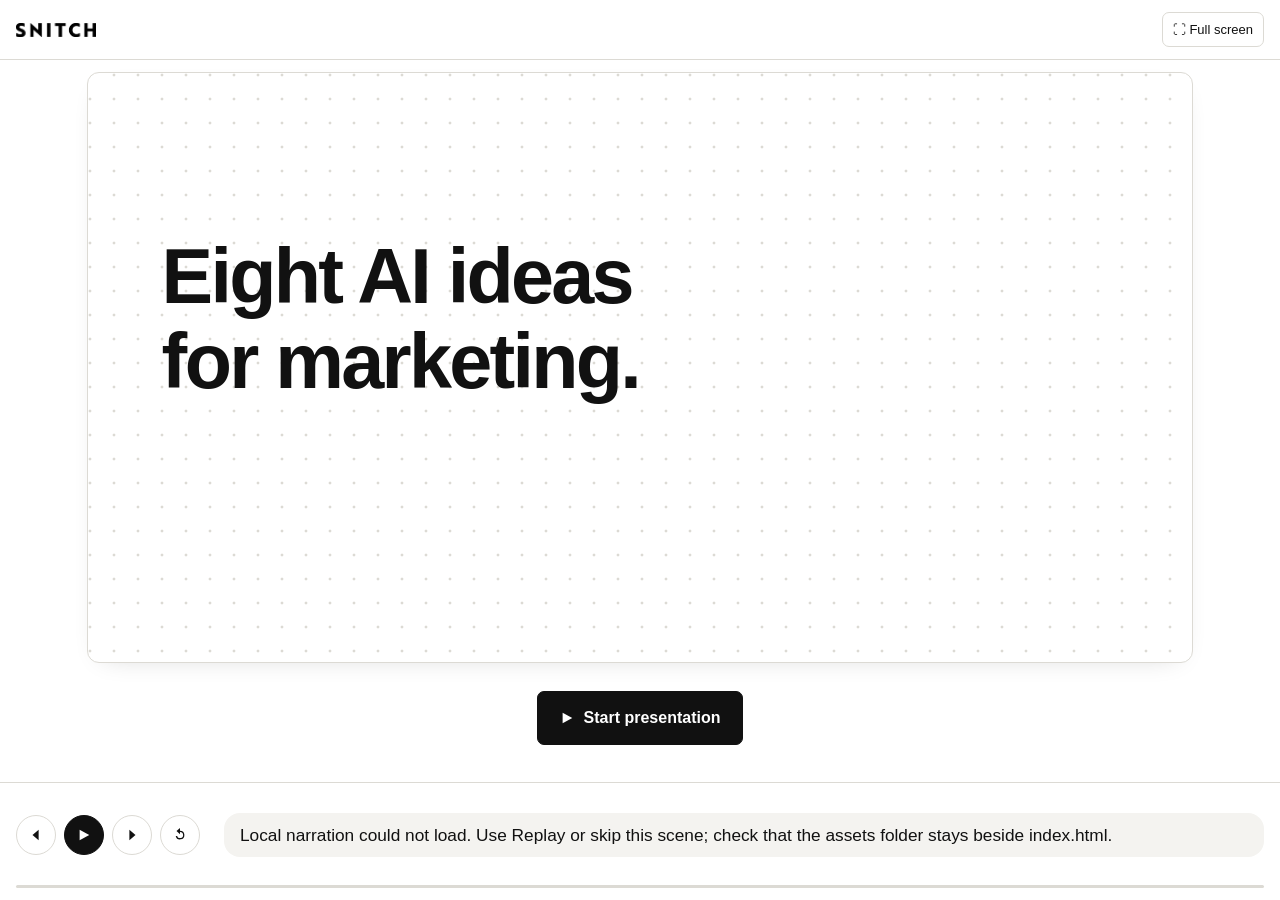
<file: index.html>
<!doctype html>
<html lang="en" data-theme="light">
<head>
<meta charset="utf-8">
<meta name="viewport" content="width=device-width,initial-scale=1">
<title>SNITCH AI Studio</title>
<meta name="description" content="Eight marketing ideas for SNITCH, one studio. Runs offline.">
<link rel="stylesheet" href="assets/style.css?v=67">
<link rel="icon" href="data:,">
<link rel="stylesheet" href="assets/agent-polish.css?v=67">
<link rel="stylesheet" href="assets/outcome-models.css?v=67">
<link rel="stylesheet" href="assets/visual-walkthrough.css?v=67">
<link rel="stylesheet" href="assets/layout-polish.css?v=10">
</head>
<body data-mode="auto">
<a class="skip" href="#stage">Skip to content</a>
<header class="bar">
  <img class="wordmark" src="assets/img/snitch_word.png" alt="SNITCH">
  <nav class="rail" aria-label="Presentation"><button data-ch="1">The eight ideas</button></nav>
  <div class="tools">
    <button class="chip" id="modeBtn" aria-pressed="false" title="Switch to Explore">Explore</button>
    <button class="chip" id="evBtn" aria-pressed="false" title="Show the evidence behind this scene (E)">Evidence</button>
    <button class="chip" id="notesBtn" aria-pressed="false" title="Presenter notes (N)">Notes</button>
    <button class="chip" id="helpBtn" aria-label="Keyboard help" title="Keys (?)">?</button>
  </div>
</header>
<main id="stage" tabindex="-1" aria-live="off"></main>
<aside id="evidence" class="panel" hidden aria-label="Evidence"></aside>
<aside id="notes" class="panel" hidden aria-label="Presenter notes"></aside>
<footer class="player">
  <div class="ctl">
    <button id="prev" aria-label="Previous scene"><svg viewBox="0 0 16 16" aria-hidden="true"><path d="M11 2L4 8l7 6z"/></svg></button>
    <button id="play" aria-label="Play narration"></button>
    <button id="next" aria-label="Next scene"><svg viewBox="0 0 16 16" aria-hidden="true"><path d="M5 2l7 6-7 6z"/></svg></button>
    <button id="replay" aria-label="Replay this scene's narration" title="Replay (R)"><svg viewBox="0 0 16 16" aria-hidden="true"><path d="M8 3a5 5 0 1 1-4.9 6h1.6A3.5 3.5 0 1 0 8 4.5V7L4 3.5 8 0z"/></svg></button>
  </div>
  <div class="avatar" aria-hidden="true" hidden><svg viewBox="0 0 72 72"><path d="M12 72c0-16 11-26 24-26s24 10 24 26z" class="tee"/><g class="head"><path d="M17 34c0-13 8-22 19-22s19 9 19 22v6c0 11-8 19-19 19S17 51 17 40z" class="skin"/><path d="M15 36c-1-16 9-27 21-27s22 11 21 27c-3-9-8-14-14-15-3 3-6 4-9 4-5 0-9-2-12-5-4 2-6 6-7 16z" class="hair"/><circle cx="24" cy="44" r="3" class="cheek"/><circle cx="48" cy="44" r="3" class="cheek"/><circle cx="29" cy="38" r="2.2" class="eye"/><circle cx="43" cy="38" r="2.2" class="eye"/><path d="M31 48q5 4 10 0" class="mouth"/></g></svg></div>
  <div id="caption" aria-live="polite"></div>
  <div class="progress" role="progressbar" aria-label="Pitch progress"><i></i></div>
  <div class="pos" id="pos"></div>
</footer>
<dialog id="help">
  <form method="dialog"><button class="close-x" aria-label="Close">×</button></form>
  <h2>Presenting</h2>
  <table>
    <tr><td><kbd>→</kbd> <kbd>space</kbd></td><td>next scene · play / pause</td></tr>
    <tr><td><kbd>←</kbd></td><td>previous scene</td></tr>
    <tr><td><kbd>1</kbd></td><td>the eight ideas</td></tr>
    <tr><td><kbd>M</kbd></td><td>Auto Pitch ⇄ Explore</td></tr>
    <tr><td><kbd>R</kbd></td><td>replay this scene's narration</td></tr>
    <tr><td><kbd>N</kbd> <kbd>E</kbd></td><td>presenter notes · evidence</td></tr>
    <tr><td><kbd>D</kbd></td><td>dark / light</td></tr>
    <tr><td><kbd>Esc</kbd></td><td>close panels</td></tr>
  </table>
  <p class="small">Auto Pitch narrates and advances by itself. Explore shows everything at once; tabs, diagram nodes, annotations and sliders are clickable. Films play muted; use their controls for sound.</p>
</dialog>
<script src="assets/scenes.js?v=67"></script>
<script src="assets/scenes-short.js?v=67"></script>
<script src="assets/editions.js?v=67"></script>
<script src="assets/illustrations.js?v=67"></script>
<script src="assets/outcome-models.js?v=67"></script>
<script src="assets/final-showcase.js?v=67"></script>
<script src="assets/short-story.js?v=67"></script>
<script src="assets/visual-walkthrough.js?v=67"></script>
<script src="assets/app.js?v=69"></script>
<script src="assets/technical-research.js?v=10"></script>
<script src="assets/details-view.js?v=10"></script>
</body>
</html>
</file>
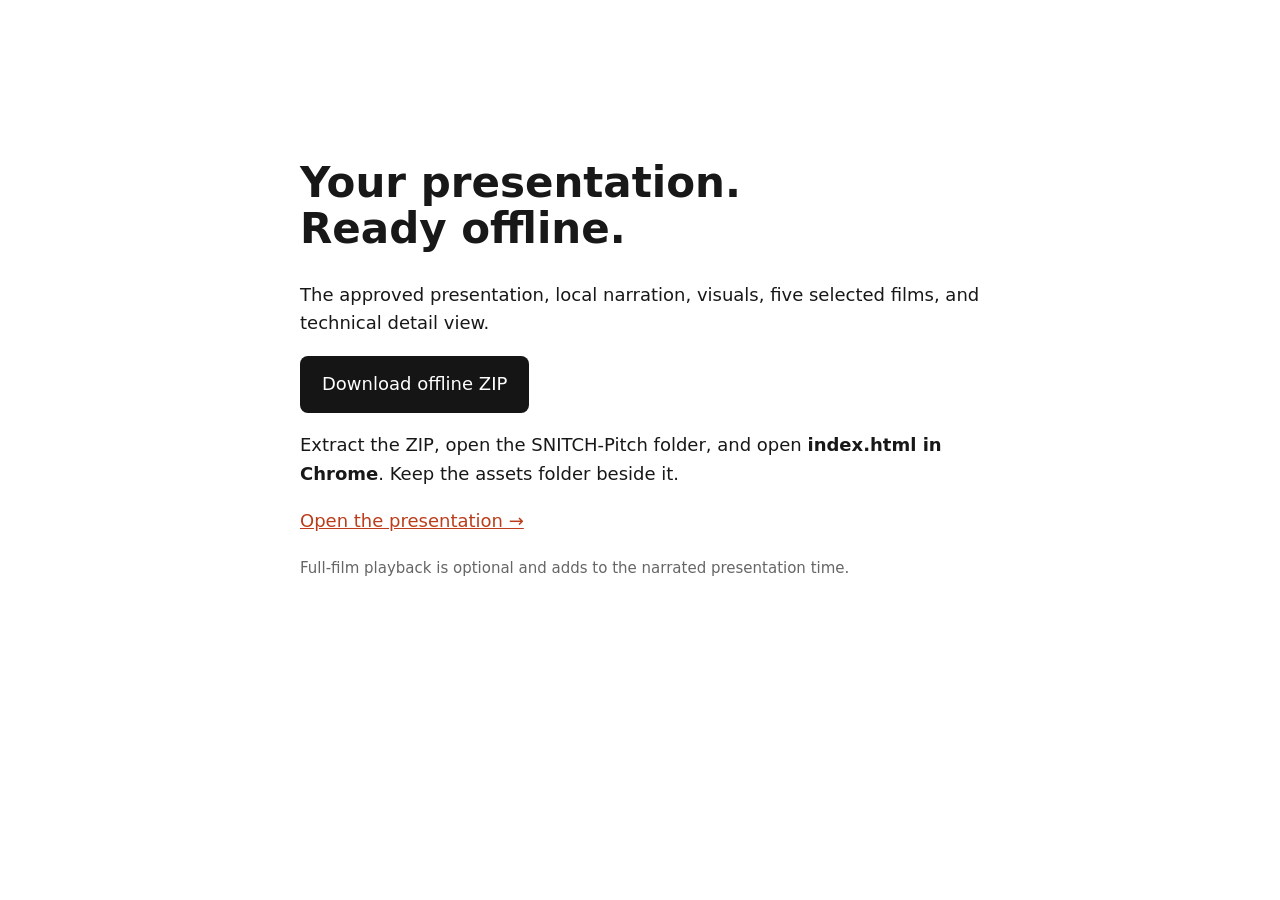
<file: download.html>
<!doctype html><html lang="en"><meta charset="utf-8"><meta name="viewport" content="width=device-width,initial-scale=1"><title>Download SNITCH presentation</title><style>body{font:18px/1.6 system-ui;max-width:680px;margin:12vh auto;padding:24px;color:#181818}h1{font-size:42px;line-height:1.1}a{color:#bc3d1b}.download{display:inline-block;padding:14px 22px;background:#151515;color:white;text-decoration:none;border-radius:8px}small{color:#666}</style><h1>Your presentation.<br>Ready offline.</h1><p>The approved presentation, local narration, visuals, five selected films, and technical detail view.</p><p><a class="download" href="https://github.com/smokingace0218/snitch-ai-studio-pitch/releases/download/approved-final/SNITCH-Pitch-Offline.zip">Download offline ZIP</a></p><p>Extract the ZIP, open the SNITCH-Pitch folder, and open <b>index.html in Chrome</b>. Keep the assets folder beside it.</p><p><a href="./">Open the presentation →</a></p><small>Full-film playback is optional and adds to the narrated presentation time.</small></html>
</file>
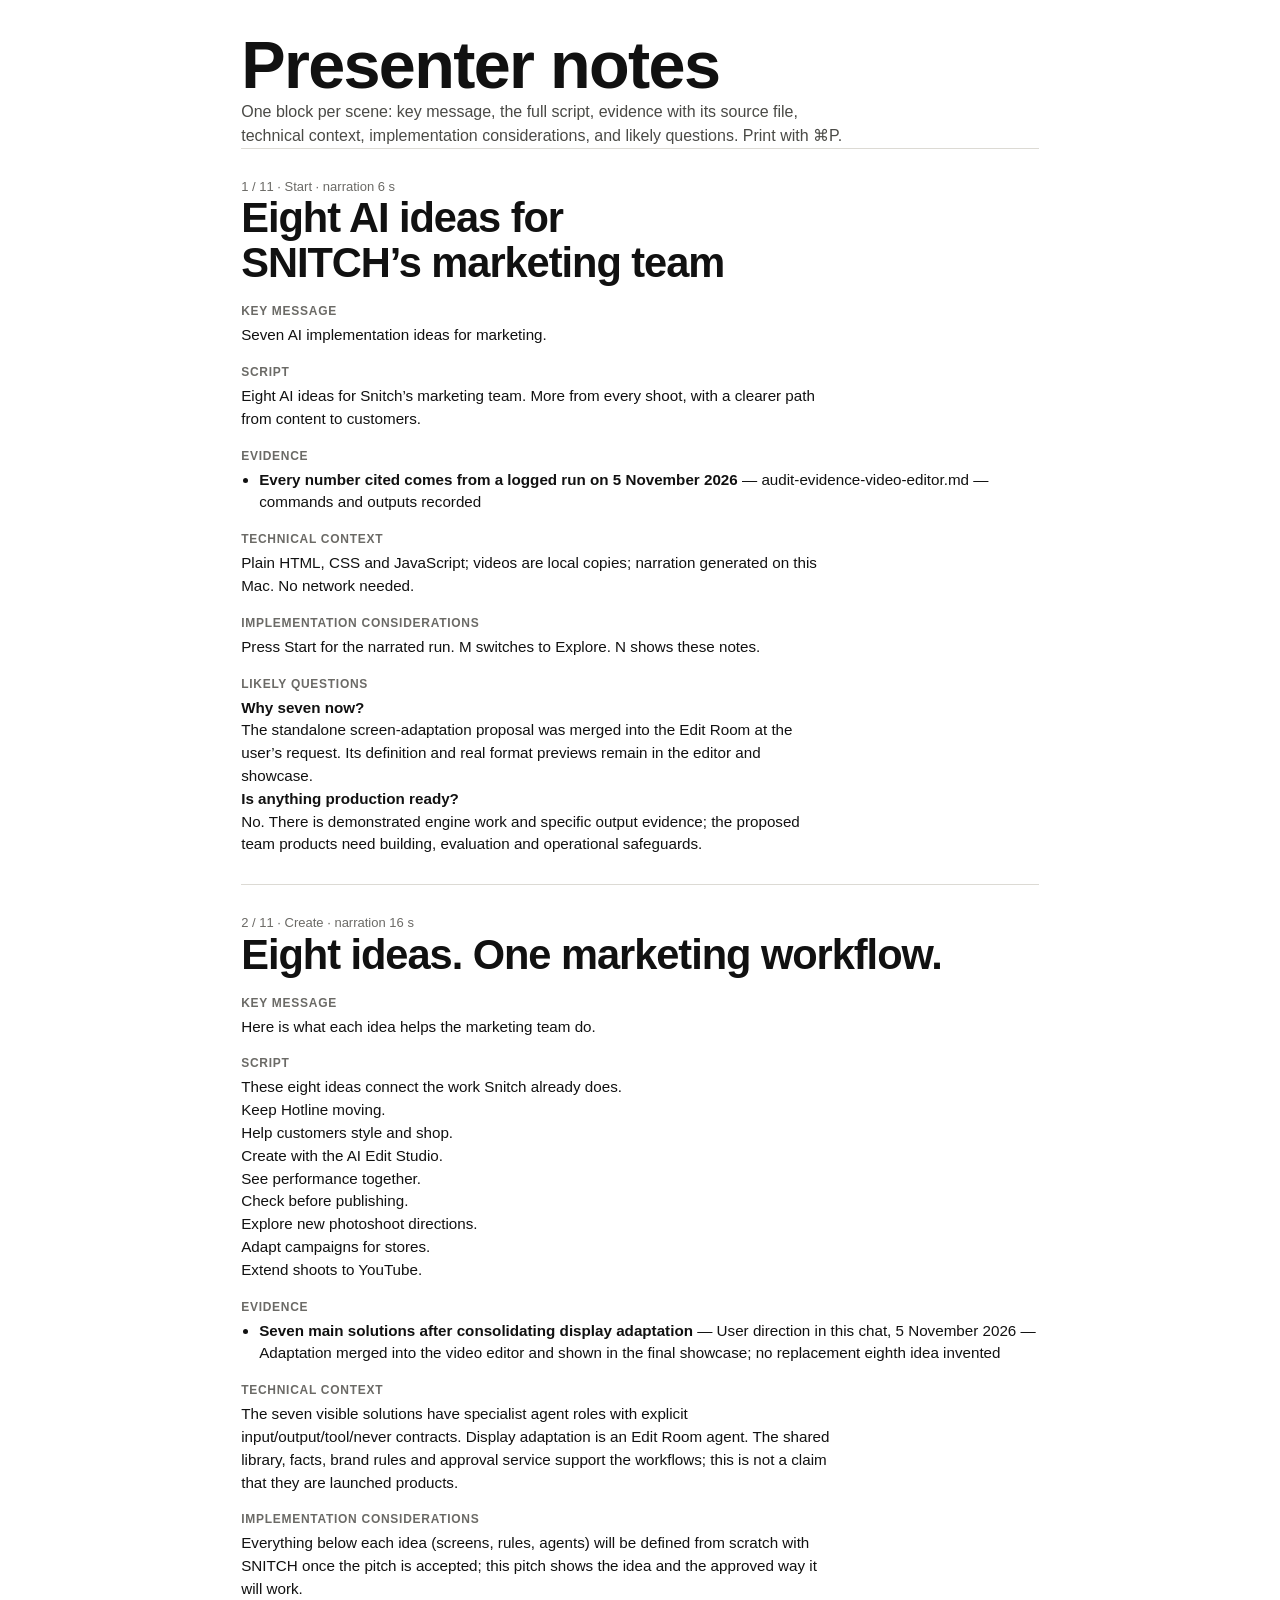
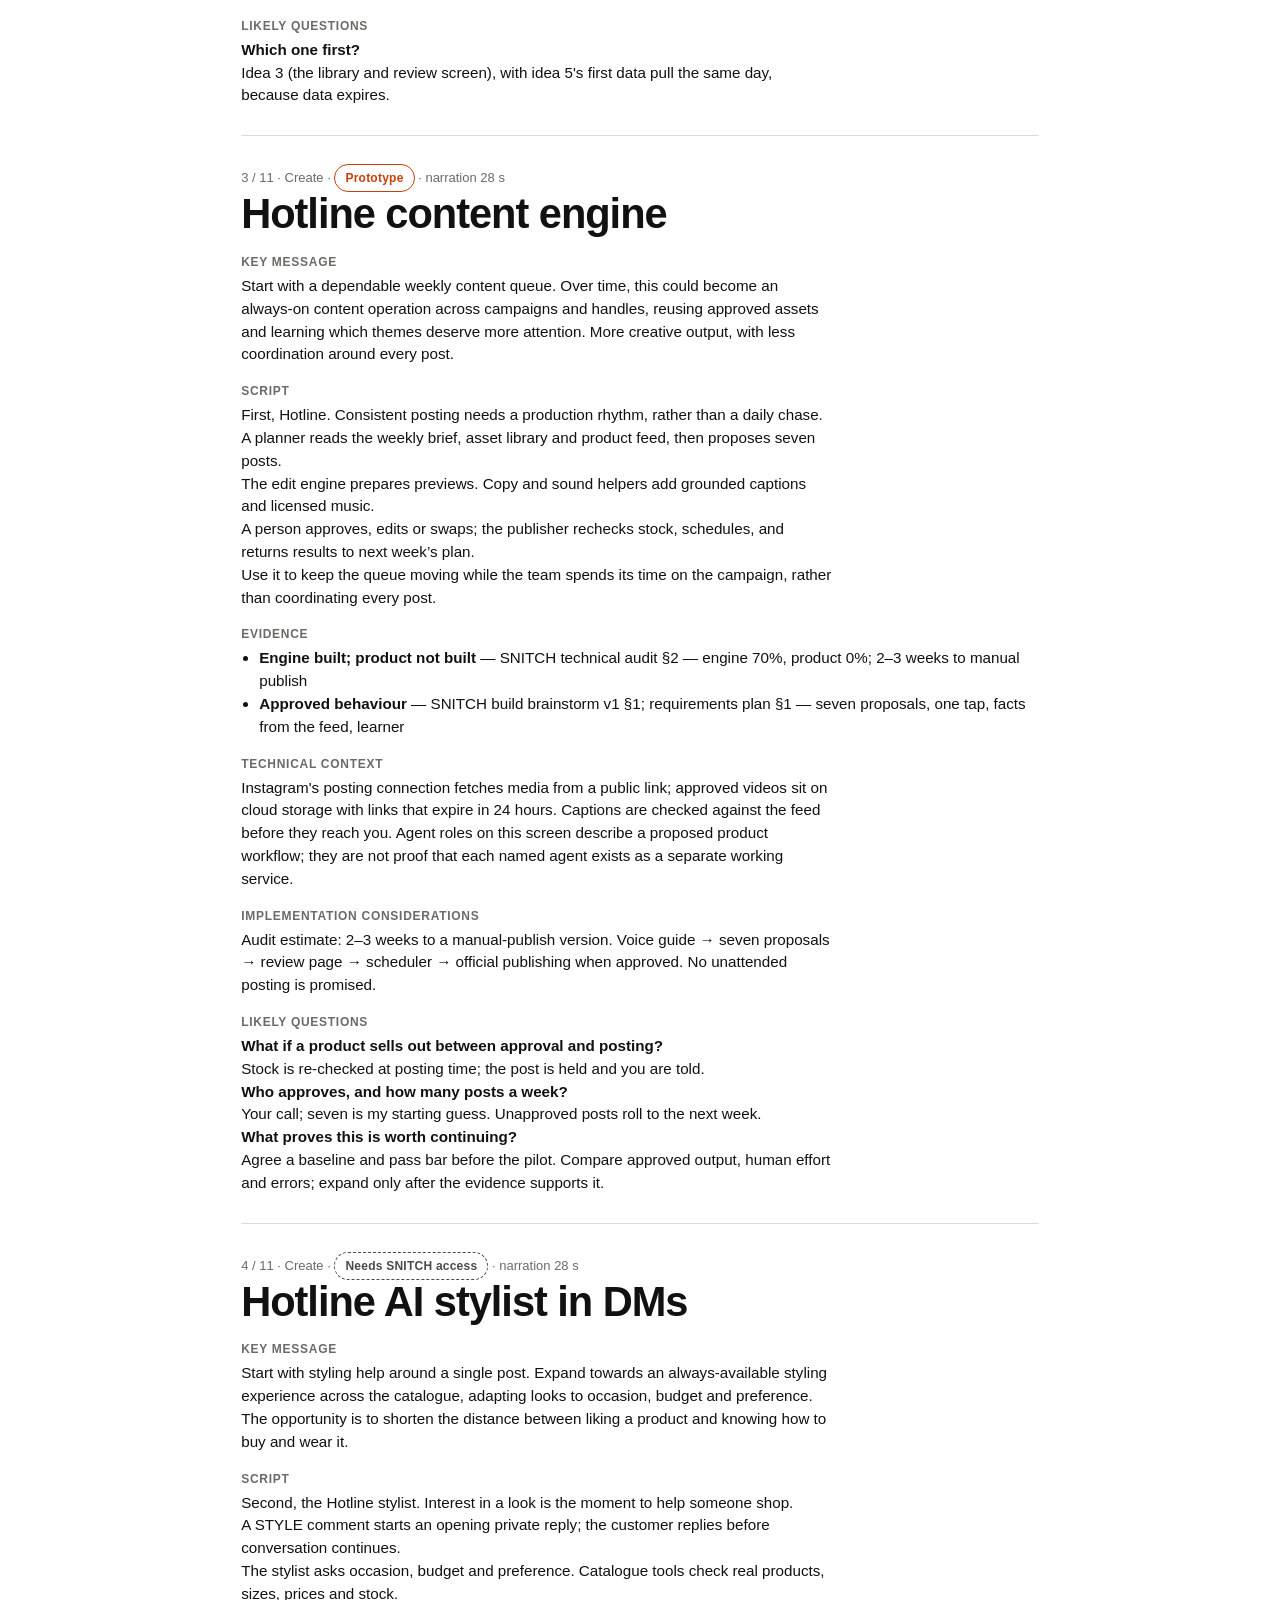
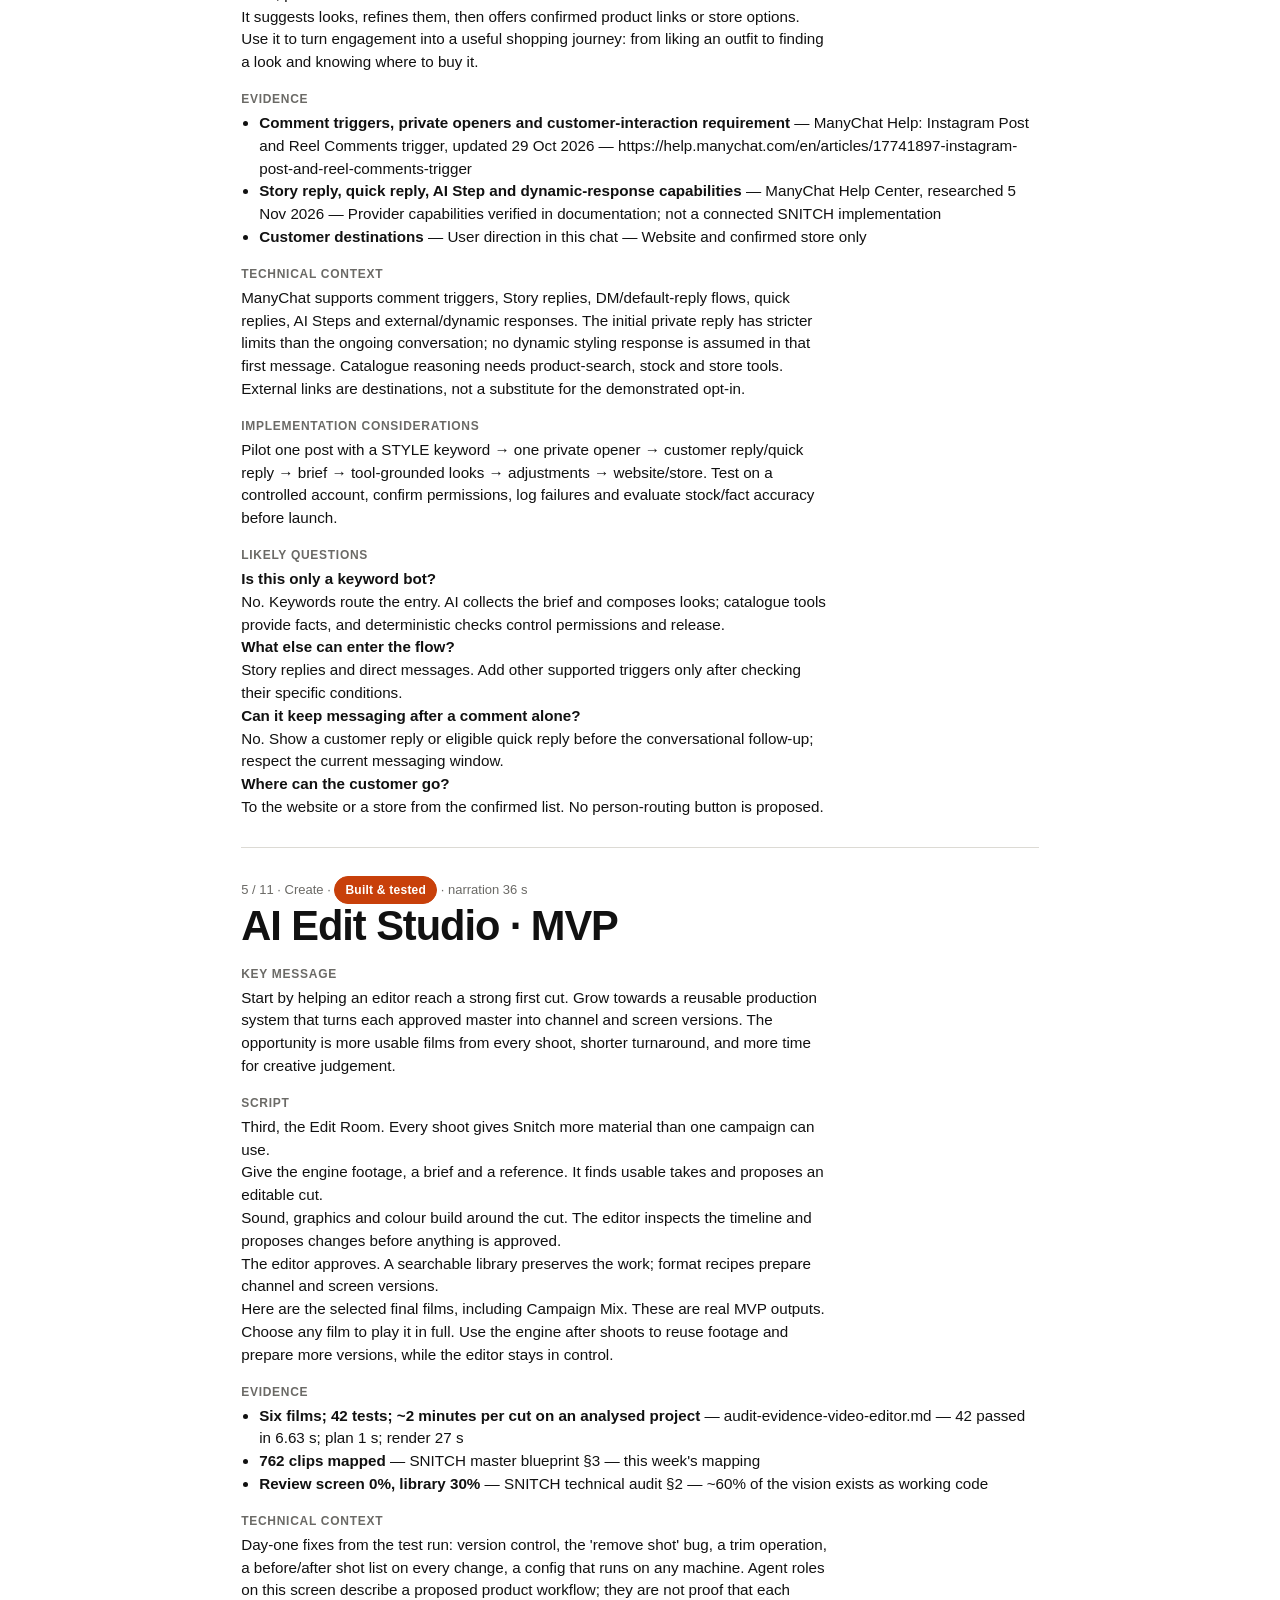
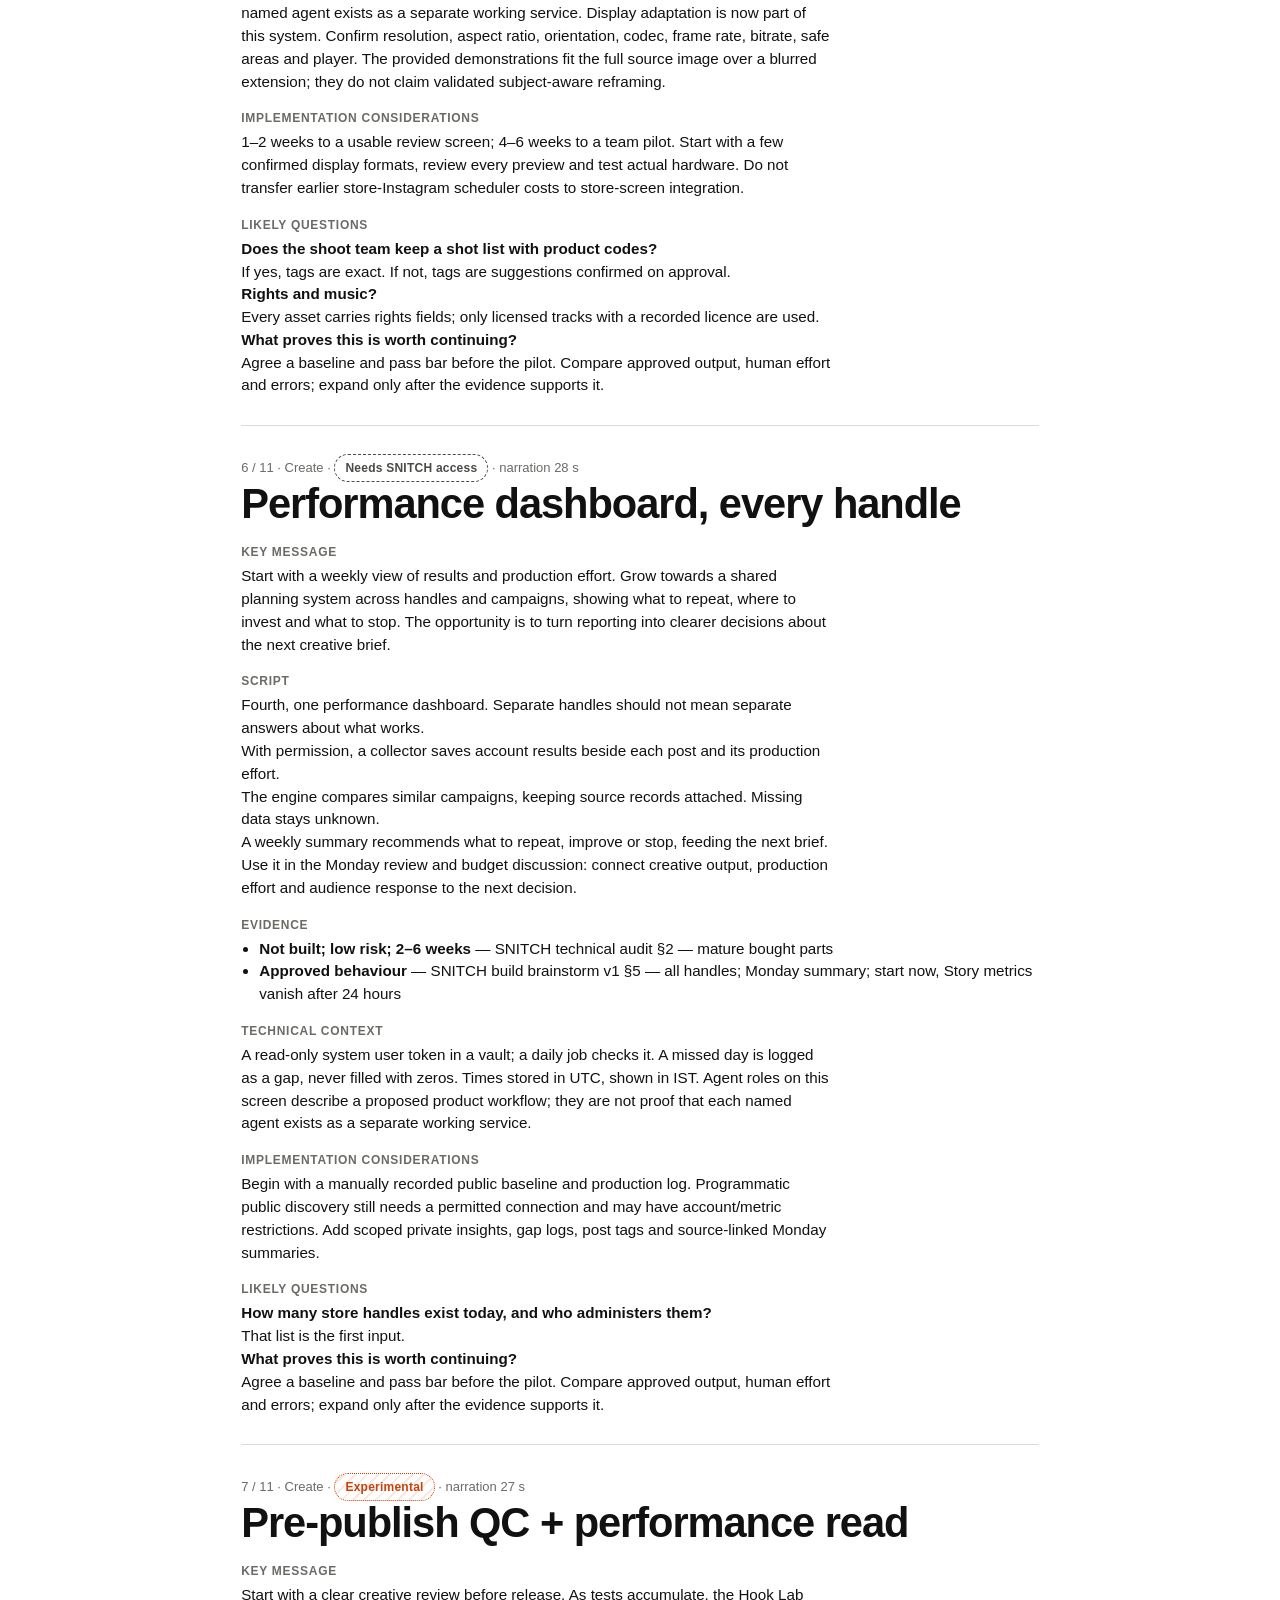
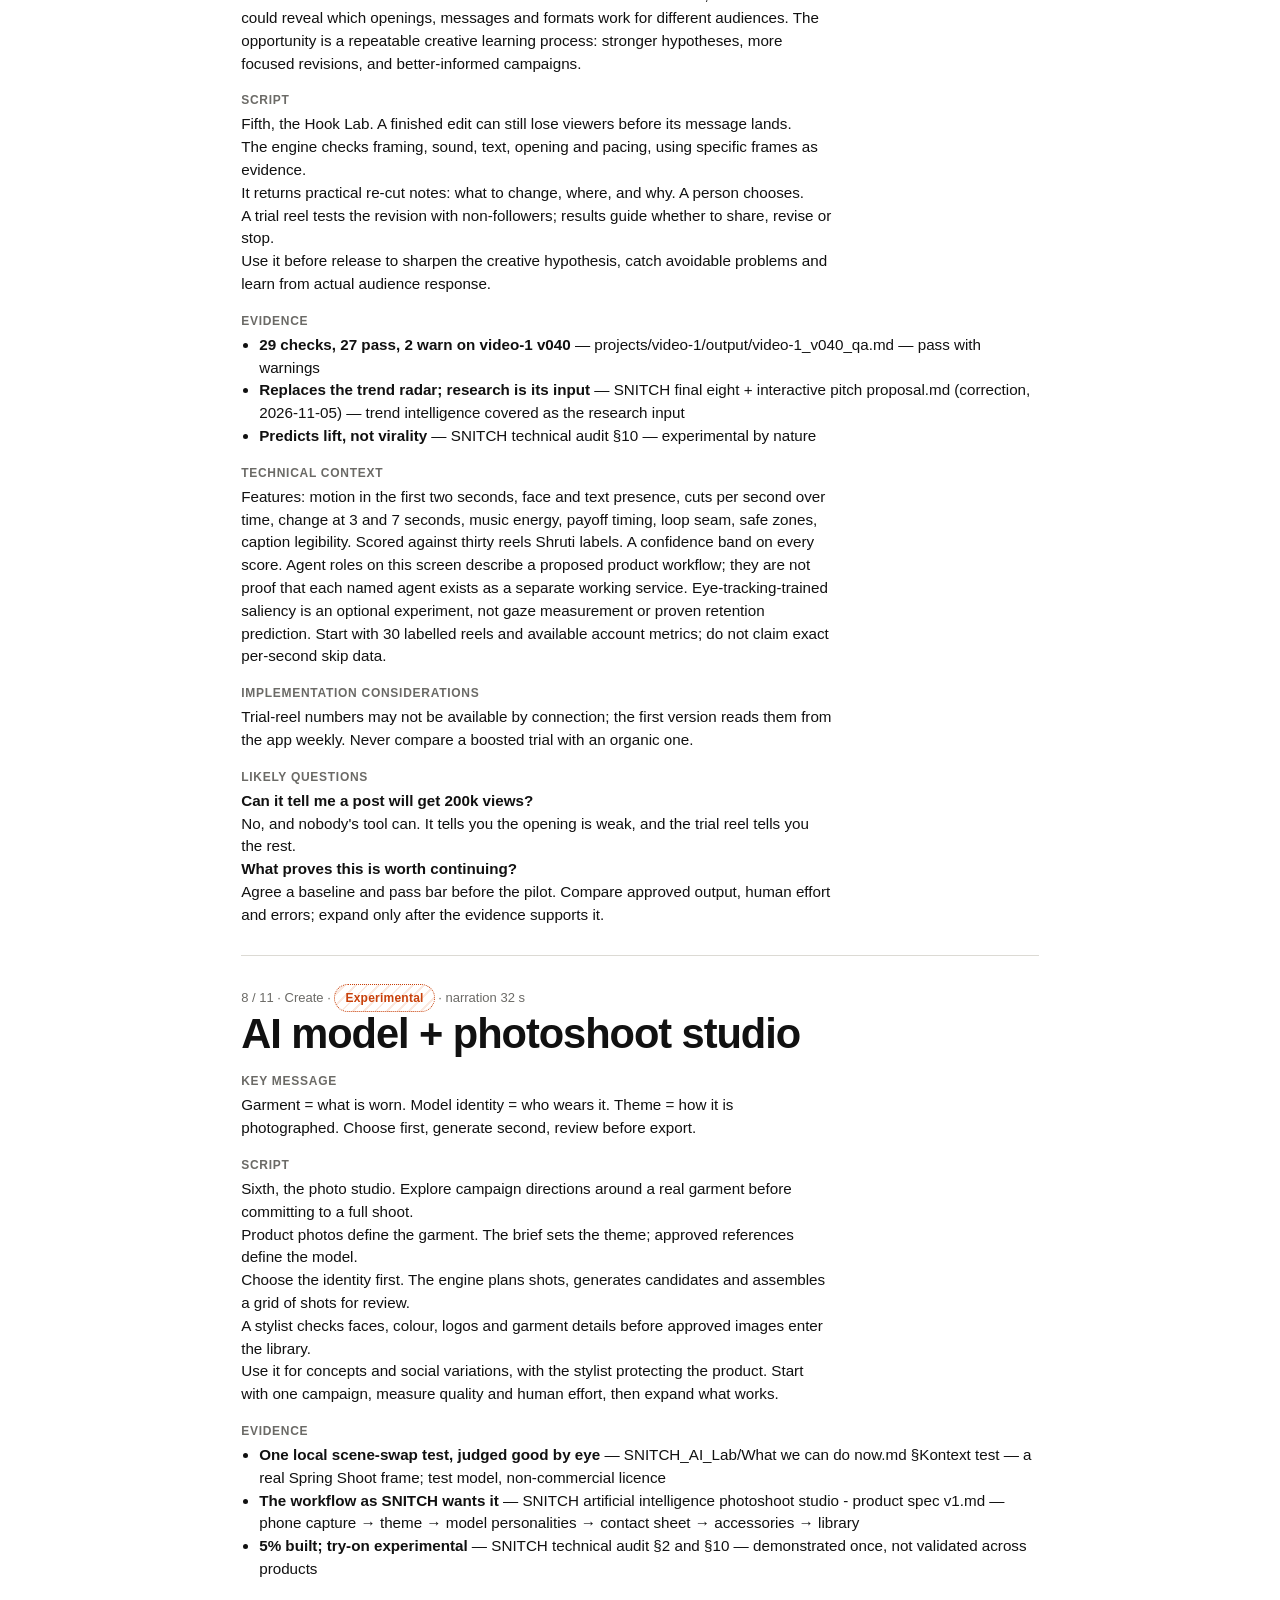
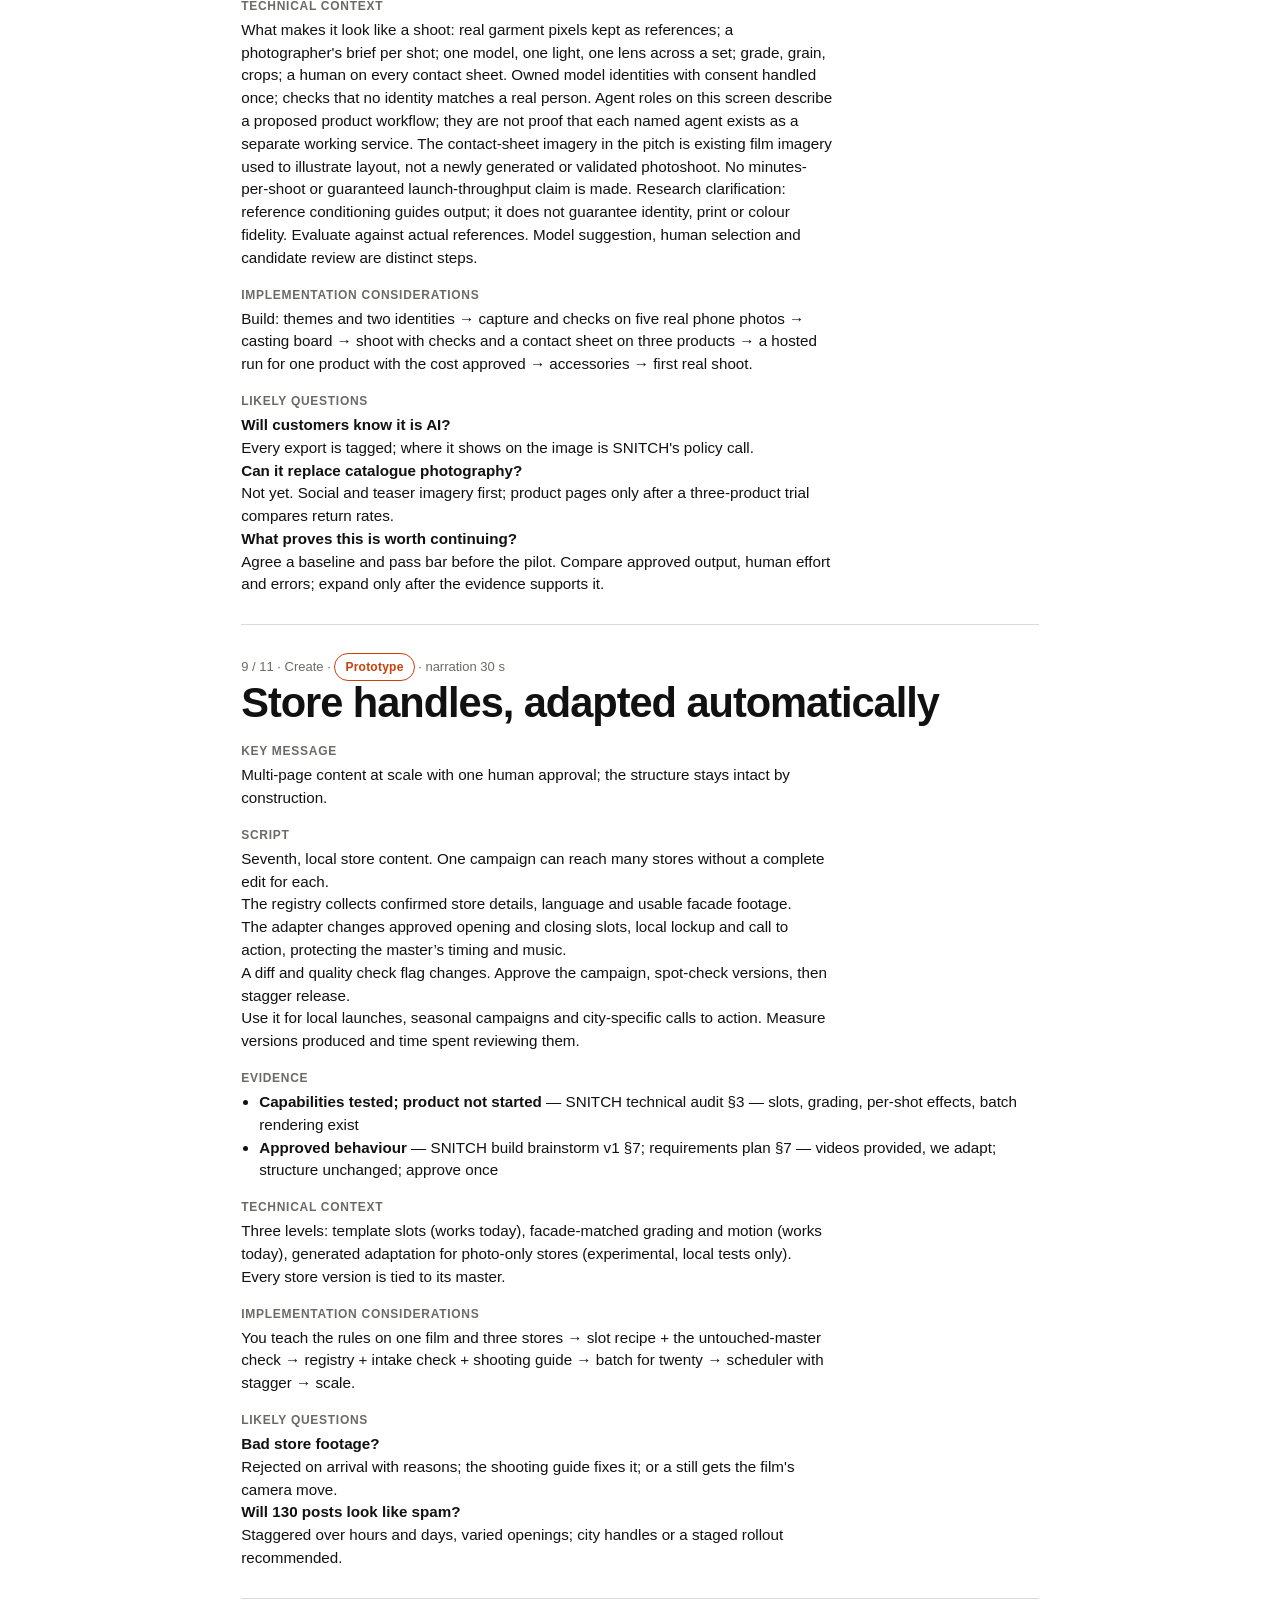
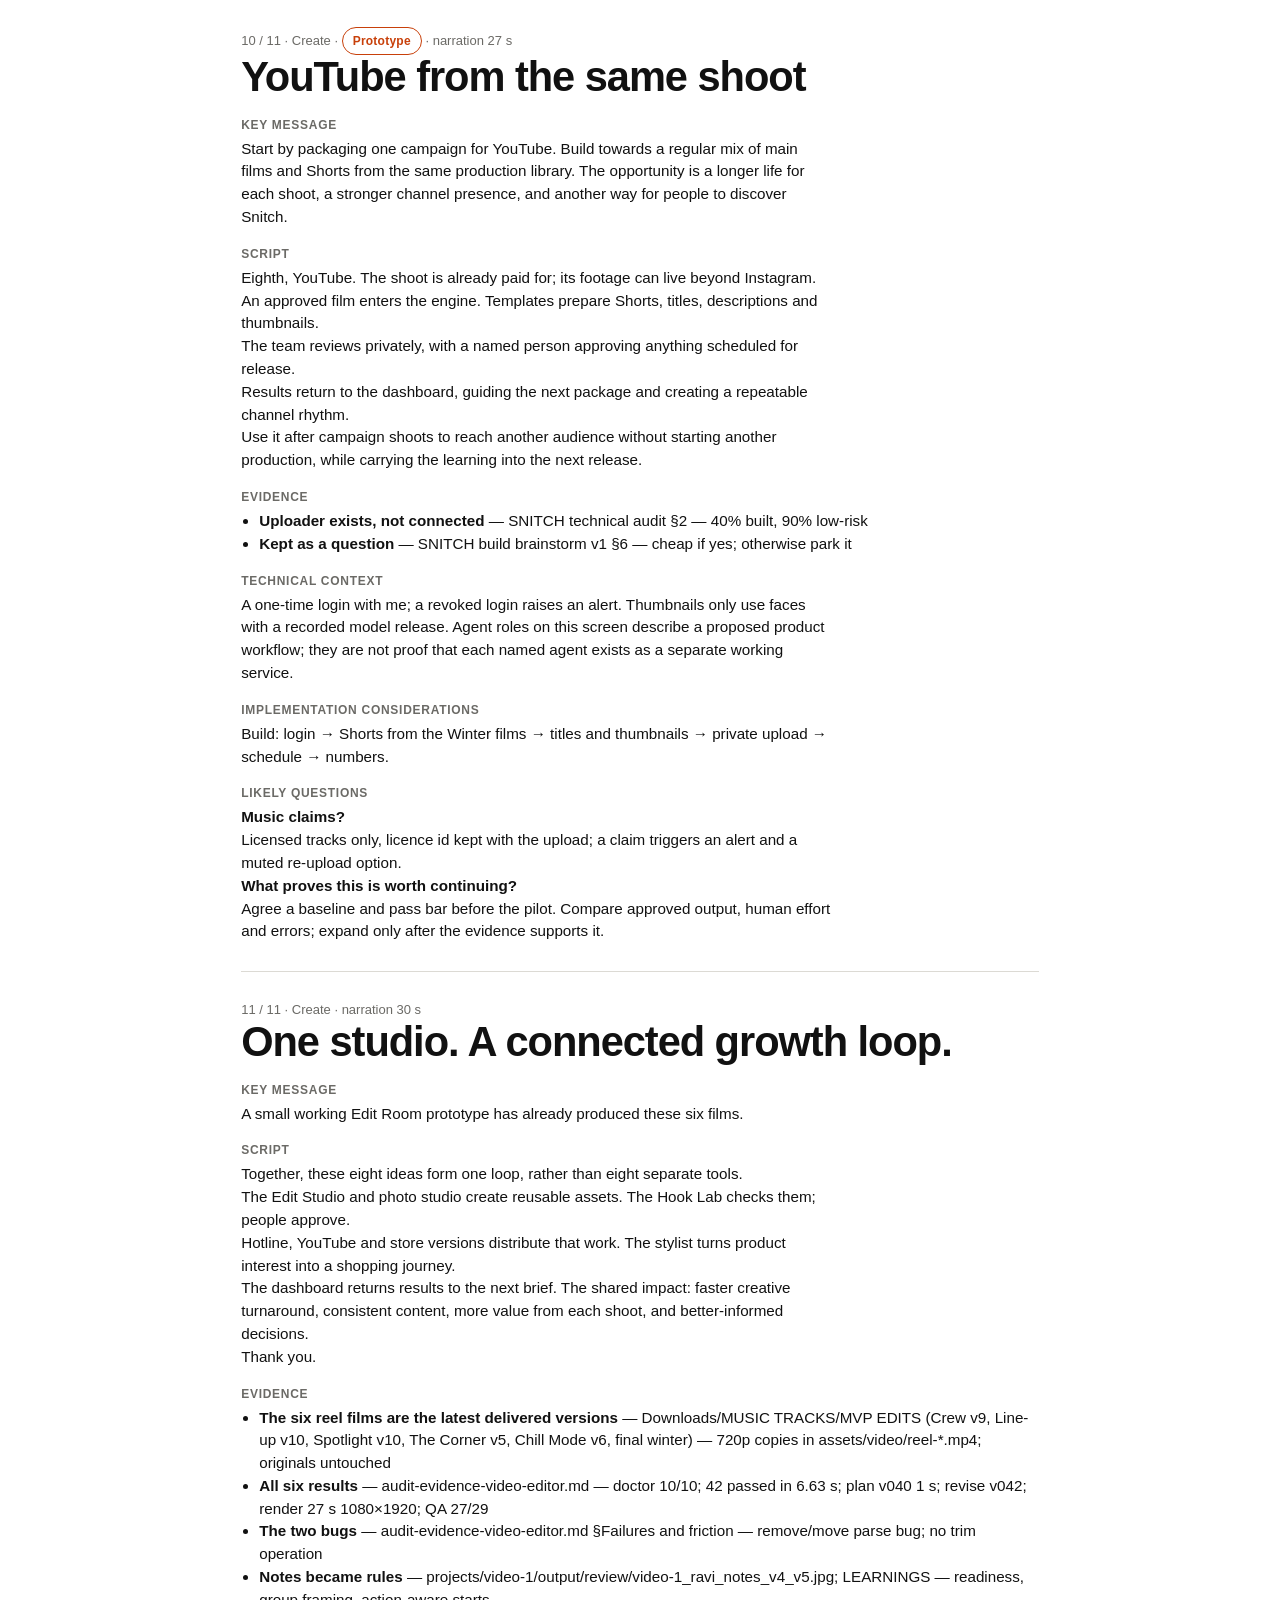
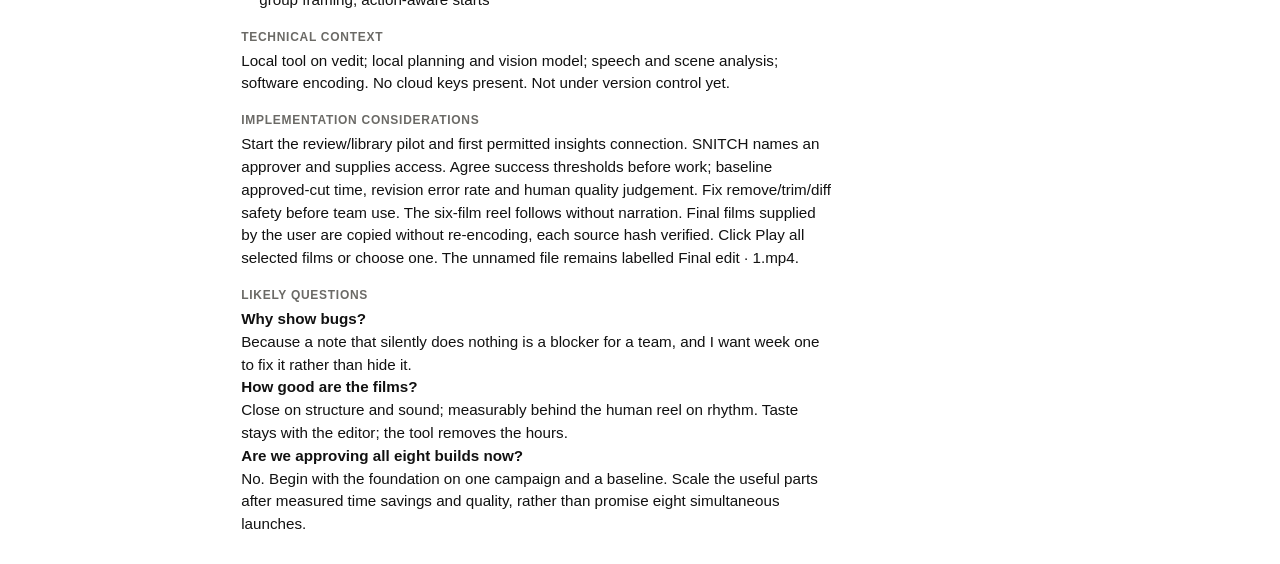
<file: notes.html>
<!doctype html>
<html lang="en">
<head>
<meta charset="utf-8"><meta name="viewport" content="width=device-width,initial-scale=1">
<title>Presenter notes · SNITCH AI Studio</title><link rel="icon" href="data:,">
<link rel="stylesheet" href="assets/style.css?v=57">
<style>
  body{display:block;padding:32px var(--gutter);max-width:900px;margin:0 auto}
  .sc{border-top:1px solid var(--line);padding:28px 0;break-inside:avoid}
  .sc h2{margin-bottom:4px} .sc h3{font-size:.75rem;letter-spacing:.06em;text-transform:uppercase;color:var(--ink-3);margin:16px 0 4px}
  .sc p,.sc li{font-size:.95rem} .sc ul{margin:0;padding-left:18px} .tag{font-size:.8125rem;color:var(--ink-3)}
  @media print{ body{padding:0} .sc{page-break-inside:avoid} a{color:inherit} }
</style>
</head>
<body>
<h1>Presenter notes</h1>
<p class="muted">One block per scene: key message, the full script, evidence with its source file, technical context, implementation considerations, and likely questions. Print with ⌘P.</p>
<div id="out"></div>
<script src="assets/scenes.js?v=57"></script>
<script src="assets/scenes-short.js?v=57"></script>
<script src="assets/editions.js?v=57"></script>
<script>
  const esc = s => String(s == null ? '' : s).replace(/[&<>"]/g, c => ({ '&': '&amp;', '<': '&lt;', '>': '&gt;', '"': '&quot;' }[c]));
  const CH = { 0:'Start',1:'Create',2:'Learn',3:'Distribute',4:'Imagine + pilot' };
  const BADGE = { built: 'Built & tested', prototype: 'Prototype', access: 'Needs SNITCH access', experimental: 'Experimental' };
  document.getElementById('out').innerHTML = window.PITCH_SCENES.map((s, i) => `<section class="sc">
    <div class="tag">${i + 1} / ${window.PITCH_SCENES.length} · ${esc(CH[s.chapter])}${s.badge ? ` · <span class="badge ${s.badge}">${BADGE[s.badge]}</span>` : ''}${s.duration ? ` · narration ${Math.round(s.duration)} s` : ''}</div>
    <h2>${esc(s.title)}</h2>
    <h3>Key message</h3><p>${esc(s.notes.key)}</p>
    <h3>Script</h3>${s.narration.map(n => `<p>${esc(n.text)}</p>`).join('')}
    <h3>Evidence</h3><ul>${s.evidence.map(e => `<li><b>${esc(e.claim)}</b> — <span class="src">${esc(e.source)}</span> — ${esc(e.value)}</li>`).join('')}</ul>
    <h3>Technical context</h3><p>${esc(s.notes.technical)}</p>
    <h3>Implementation considerations</h3><p>${esc(s.notes.implementation)}</p>
    <h3>Likely questions</h3>${s.notes.questions.map(q => `<p><b>${esc(q.q)}</b><br>${esc(q.a)}</p>`).join('')}
  </section>`).join('');
</script>
</body>
</html>
</file>
<file: assets/style.css>
/* SNITCH AI studio pitch — plain CSS, no dependencies. Light is the presenting theme; dark follows the OS. */
:root{
  --bg:#ffffff; --bg-2:#f4f3f0; --ink:#111111; --ink-2:#4a4a46; --ink-3:#6b6a66; --line:#dcdad4;
  --accent:#c8400a; --accent-ink:#ffffff; --accent-soft:#fbe9e0; --series-2:#1e62b5;
  --warn-bg:#fff4d6; --warn-ink:#6b4a00; --pass-ink:#1f6b2e;
  --display:"Helvetica Now Display","Helvetica Neue",Helvetica,Arial,sans-serif;
  --text:"Helvetica Now Text","Helvetica Neue",Helvetica,Arial,sans-serif;
  --mono:ui-monospace,"SF Mono",Menlo,monospace;
  --ease:cubic-bezier(.16,1,.3,1); --fast:180ms; --std:420ms; --slow:700ms;
  --bar-h:56px; --player-h:88px; --gutter:clamp(16px,4vw,56px);
  color-scheme:light;
}
@media (prefers-color-scheme:dark){ :root:not([data-theme="light"]){
  --bg:#121211; --bg-2:#1c1c1a; --ink:#f3f2ee; --ink-2:#c9c7c0; --ink-3:#8f8e88; --line:#33332f;
  --accent:#f0672a; --accent-ink:#121211; --accent-soft:#3a2217; --series-2:#4c8fef;
  --warn-bg:#3b2f0a; --warn-ink:#ffd978; --pass-ink:#7bd08c; color-scheme:dark; }}
:root[data-theme="dark"]{
  --bg:#121211; --bg-2:#1c1c1a; --ink:#f3f2ee; --ink-2:#c9c7c0; --ink-3:#8f8e88; --line:#33332f;
  --accent:#f0672a; --accent-ink:#121211; --accent-soft:#3a2217; --series-2:#4c8fef;
  --warn-bg:#3b2f0a; --warn-ink:#ffd978; --pass-ink:#7bd08c; color-scheme:dark; }

*{box-sizing:border-box} html{-webkit-text-size-adjust:100%}
body{margin:0;background:var(--bg);color:var(--ink);font:16px/1.5 var(--text);height:100vh;height:100dvh;display:grid;grid-template-rows:var(--bar-h) minmax(0,1fr) var(--player-h);overflow:hidden}
::selection{background:var(--accent);color:var(--accent-ink)}
:focus-visible{outline:2px solid var(--accent);outline-offset:3px;border-radius:4px}
img,video{max-width:100%;display:block} button{font:inherit;color:inherit}
h1,h2,h3{font-family:var(--display);font-weight:700;letter-spacing:-.025em;text-wrap:balance;margin:0}
h1{font-size:clamp(2rem,5.2vw,4.4rem);line-height:1.02} h2{font-size:clamp(1.5rem,3.4vw,2.6rem);line-height:1.08} h3{font-size:1.1rem;letter-spacing:-.01em}
p{margin:0;max-width:70ch} .muted{color:var(--ink-2)} .small{font-size:.875rem;color:var(--ink-3)} .num{font-variant-numeric:tabular-nums}
.skip{position:absolute;left:-999px;top:8px;background:var(--ink);color:var(--bg);padding:8px 12px;z-index:50}.skip:focus{left:8px}

/* top bar */
.bar{display:flex;align-items:center;gap:16px;padding:0 var(--gutter);border-bottom:1px solid var(--line);background:var(--bg);position:sticky;top:0;z-index:20}
.wordmark{height:14px;width:auto} :root[data-theme="dark"] .wordmark,[data-dark] .wordmark{filter:invert(1)}
@media (prefers-color-scheme:dark){ :root:not([data-theme="light"]) .wordmark{filter:invert(1)} }
.rail{display:flex;gap:4px;margin-left:12px;overflow:auto;scrollbar-width:none}.rail::-webkit-scrollbar{display:none}
.rail button{background:none;border:0;padding:8px 10px;border-radius:6px;color:var(--ink-3);white-space:nowrap;cursor:pointer;font-size:.875rem;transition:color var(--fast),background var(--fast)}
.rail button:hover{color:var(--ink);background:var(--bg-2)} .rail button[aria-current="true"]{color:var(--ink);font-weight:700;background:var(--bg-2)}
.tools{margin-left:auto;display:flex;gap:6px}
.chip{border:1px solid var(--line);background:var(--bg);border-radius:999px;padding:6px 12px;font-size:.8125rem;cursor:pointer;transition:background var(--fast),border-color var(--fast)}
.chip:hover{background:var(--bg-2)} .chip[aria-pressed="true"]{background:var(--ink);color:var(--bg);border-color:var(--ink)}

/* stage */
#stage{padding:clamp(20px,4vh,44px) var(--gutter) 24px;overflow-y:auto;overflow-x:hidden;min-width:0}
.scene{max-width:1280px;margin:0 auto;display:grid;gap:clamp(16px,2.6vw,32px);animation:scene-in var(--slow) var(--ease) both}
@keyframes scene-in{from{opacity:0;transform:translateY(14px)}to{opacity:1;transform:none}}
.scene-head{display:grid;gap:10px}
.chapter-tag{font-size:.8125rem;color:var(--ink-3)} /* shown in the player bar, never above the heading */

/* cue reveals: hidden until .on in Auto Pitch; always visible in Explore */
.cue{opacity:0;transform:translateY(10px);transition:opacity var(--std) var(--ease),transform var(--std) var(--ease)}
.cue.on,body[data-mode="explore"] .cue{opacity:1;transform:none}
.hot{box-shadow:0 0 0 3px var(--accent) inset;transition:box-shadow var(--fast)}

/* badges */
.badge{display:inline-flex;align-items:center;gap:6px;font-size:.75rem;font-weight:700;letter-spacing:.02em;padding:4px 10px;border-radius:999px;border:1.5px solid var(--accent);color:var(--accent);background:var(--bg);white-space:nowrap}
.badge.built{background:var(--accent);color:var(--accent-ink)} .badge.prototype{} .badge.access{border-style:dashed;color:var(--ink-2);border-color:var(--ink-2)} .badge.experimental{border-style:dotted;background:repeating-linear-gradient(135deg,transparent 0 6px,var(--accent-soft) 6px 8px)}
.badge svg{width:10px;height:10px}

/* cover */
.cover{min-height:calc(100vh - var(--bar-h) - var(--player-h) - 60px);display:grid;align-content:center;gap:28px}
.cover h1{font-size:clamp(2.6rem,8vw,6rem);max-width:14ch} .cover .lede{font-size:clamp(1.1rem,1.8vw,1.4rem);max-width:46ch;color:var(--ink-2)}
.cover-actions{display:flex;gap:12px;flex-wrap:wrap}
.btn{border:1.5px solid var(--ink);background:var(--ink);color:var(--bg);padding:14px 22px;border-radius:999px;font-weight:700;cursor:pointer;display:inline-flex;align-items:center;gap:10px;transition:transform var(--fast) var(--ease),background var(--fast)}
.btn:hover{transform:translateY(-1px)} .btn.ghost{background:transparent;color:var(--ink)} .btn.ghost:hover{background:var(--bg-2)} .btn svg{width:14px;height:14px;fill:currentColor}
.badge-row{display:flex;gap:8px;flex-wrap:wrap}

/* film layouts */
.films{display:grid;grid-template-columns:repeat(auto-fit,minmax(220px,1fr));gap:20px;align-items:start}
.film{display:grid;gap:8px} .film video{width:auto;max-width:100%;height:52vh;aspect-ratio:9/16;background:#000;border-radius:10px;object-fit:contain;margin:0 auto}
.film.wide video{aspect-ratio:16/9;height:auto;width:100%}
.film .label{font-weight:700;font-size:.9375rem} .film .sub{font-size:.8125rem;color:var(--ink-3)}
.split{display:grid;grid-template-columns:minmax(0,1fr) minmax(280px,.9fr);gap:clamp(16px,3vw,40px);align-items:start}
.stats{display:grid;grid-template-columns:repeat(auto-fit,minmax(150px,1fr));gap:16px 24px}
.stat .n{font-family:var(--display);font-weight:700;font-size:clamp(2rem,4vw,3.2rem);letter-spacing:-.03em;line-height:1} .stat .l{font-size:.875rem;color:var(--ink-2);margin-top:4px;max-width:22ch}
.annots{display:grid;gap:8px} .annot{display:flex;gap:10px;align-items:flex-start;border:1px solid var(--line);border-radius:10px;padding:10px 12px;background:var(--bg);cursor:pointer;text-align:left;transition:border-color var(--fast)}
.annot:hover{border-color:var(--ink)} .annot .t{font-family:var(--mono);font-size:.75rem;color:var(--accent);font-weight:700;white-space:nowrap;padding-top:2px} .annot .f{font-size:.75rem;color:var(--ink-3)}

/* audit */
.steps{display:grid;gap:6px} .step{display:grid;gap:2px;padding:8px 12px;border-radius:8px;background:var(--bg-2)}
.step .cmd{font-family:var(--mono);font-size:.8125rem;color:var(--ink-2)} .step .res{font-weight:700} .step .det{font-size:.8125rem;color:var(--ink-3)}
.sheet{position:relative;border-radius:10px;overflow:hidden;background:var(--bg-2)} .sheet img{width:100%} .sheet svg{position:absolute;inset:0;width:100%;height:100%}
.sheet circle{fill:none;stroke:var(--accent);stroke-width:14;stroke-dasharray:1700;stroke-dashoffset:1700;transition:stroke-dashoffset 900ms var(--ease)} .sheet .on circle,body[data-mode="explore"] .sheet circle{stroke-dashoffset:0}
.sheet text{font:700 44px var(--display);fill:var(--accent);paint-order:stroke;stroke:var(--bg);stroke-width:12px;opacity:0;transition:opacity var(--std) 500ms} .sheet .on text,body[data-mode="explore"] .sheet text{opacity:1}
.bugs{display:grid;grid-template-columns:repeat(auto-fit,minmax(240px,1fr));gap:12px}
.bug{border:1.5px solid var(--accent);border-radius:12px;padding:14px 16px;background:var(--accent-soft)} .bug h3{color:var(--accent);margin-bottom:4px}
.qa-sum{display:flex;gap:4px;flex-wrap:wrap} .qa-sum i{width:16px;height:16px;border-radius:3px;background:var(--pass-ink);display:block} .qa-sum i.w{background:var(--warn-ink)}

/* idea layout */
.idea-head{display:flex;flex-wrap:wrap;gap:12px 20px;align-items:center;justify-content:space-between}
.tabs{display:flex;gap:4px;border-bottom:1px solid var(--line)} .tabs button{background:none;border:0;border-bottom:2px solid transparent;padding:10px 14px;color:var(--ink-3);cursor:pointer;font-weight:700;margin-bottom:-1px}
.tabs button[aria-selected="true"]{color:var(--ink);border-color:var(--ink)} .tabs button:hover{color:var(--ink)}
.layer{display:none;animation:scene-in var(--std) var(--ease) both} .layer.active{display:grid;gap:20px}
.story{display:grid;grid-template-columns:minmax(0,1.1fr) minmax(0,.9fr);gap:clamp(16px,3vw,40px);align-items:start} .story p.big{font-size:clamp(1.15rem,1.9vw,1.5rem);line-height:1.35;max-width:36ch}
.visual img{border-radius:10px;width:100%} .visual figcaption{font-size:.8125rem;color:var(--ink-3);margin-top:8px}
.note{border:1px solid var(--line);border-radius:10px;padding:12px 14px;font-size:.875rem;color:var(--ink-2);background:var(--bg-2)}
.diagram svg{width:100%;height:auto;display:block} .diagram .node{cursor:pointer} .diagram .node rect{fill:var(--bg);stroke:var(--ink);stroke-width:1.5;transition:fill var(--fast)}
.diagram .node.agent rect{fill:var(--accent-soft);stroke:var(--accent)} .diagram .node.approval rect{fill:var(--ink);stroke:var(--ink)} .diagram .node.approval text{fill:var(--bg)} .diagram .node.output rect{stroke:var(--accent);stroke-dasharray:5 4}
.diagram .node text{font:600 14px var(--text);fill:var(--ink)} .diagram .node .kind{font:500 11px var(--text);fill:var(--ink-3);letter-spacing:.06em;text-transform:uppercase} .diagram .node.approval .kind{fill:var(--bg-2)}
.diagram .node:hover rect,.diagram .node.sel rect{stroke-width:3} .diagram .node.hot rect{stroke:var(--accent);stroke-width:4}
.diagram .edge{stroke:var(--ink-2);stroke-width:1.5;fill:none;stroke-dasharray:300;stroke-dashoffset:0} .diagram .edge-label{font:500 10px var(--text);fill:var(--ink-3)}
.diagram.flowing .node,.diagram.flowing .edge,.diagram.flowing .edge-label{opacity:0;animation:pop var(--std) var(--ease) forwards} @keyframes pop{to{opacity:1}}
.diagram-list{display:none;gap:8px} .diagram-list button{text-align:left;border:1px solid var(--line);border-radius:10px;padding:10px 12px;background:var(--bg)} .diagram-list button b{display:block}
.node-detail{border-left:1px solid var(--line);padding:4px 0 4px 16px;min-height:60px;font-size:.9375rem} .node-detail h3{margin-bottom:4px}
.eng{display:grid;grid-template-columns:repeat(auto-fit,minmax(230px,1fr));gap:16px 28px} .eng h3{margin-bottom:6px;font-size:.8125rem;letter-spacing:.06em;text-transform:uppercase;color:var(--ink-3)} .eng ul{margin:0;padding-left:18px;font-size:.9375rem} .eng li{margin:3px 0}
.cost{font-family:var(--display);font-weight:700;font-size:1.1rem} .est{font-size:.75rem;color:var(--ink-3)}

/* week */
.week{display:grid;grid-template-columns:minmax(0,1.3fr) minmax(280px,.8fr);gap:clamp(16px,3vw,40px);align-items:start}
.props{display:grid;grid-template-columns:repeat(auto-fill,minmax(170px,1fr));gap:10px}
.prop{border:1px solid var(--line);border-radius:12px;padding:12px;display:grid;gap:6px;background:var(--bg);position:relative} .prop .d{font-size:.75rem;color:var(--ink-3)} .prop .c{font-weight:700;font-size:.9375rem} .prop .cap{font-size:.875rem;color:var(--ink-2)} .prop .m{font-size:.75rem;color:var(--ink-3)}
.prop .acts{display:flex;gap:4px;margin-top:4px} .prop .acts button{flex:1;border:1px solid var(--line);background:var(--bg);border-radius:6px;padding:4px;font-size:.75rem;cursor:pointer} .prop[data-state="approved"]{border-color:var(--accent);background:var(--accent-soft)} .prop[data-state="swapped"]{opacity:.55}
.phone{border:1.5px solid var(--ink);border-radius:28px;padding:18px 14px;display:grid;gap:8px;max-width:360px;background:var(--bg)}
.bubble{padding:10px 12px;border-radius:16px;max-width:88%;font-size:.9375rem;line-height:1.35} .bubble.follower{background:var(--bg-2);justify-self:start;border-bottom-left-radius:4px} .bubble.stylist{background:var(--ink);color:var(--bg);justify-self:end;border-bottom-right-radius:4px}
.bubble .card{display:block;margin-top:6px;border:1px solid var(--line);border-radius:8px;padding:6px 8px;font-size:.8125rem;background:var(--bg);color:var(--ink)}

/* flow (one shoot → everything) */
.fan{display:grid;grid-template-columns:minmax(200px,.8fr) minmax(0,2fr);gap:clamp(16px,3vw,40px);align-items:center}
.fan .src{display:grid;gap:8px} .fan .src img{border-radius:10px;aspect-ratio:9/16;object-fit:cover;max-height:48vh;width:auto}
.outs{display:grid;gap:10px} .out{display:grid;grid-template-columns:72px 1fr auto;gap:12px;align-items:center;border:1px solid var(--line);border-radius:12px;padding:10px 12px;background:var(--bg);text-align:left;cursor:pointer;transition:border-color var(--fast)}
.out:hover{border-color:var(--ink)} .out img{width:72px;height:72px;object-fit:cover;border-radius:8px} .out .ph{width:72px;height:72px;border-radius:8px;background:var(--bg-2)} .out b{display:block} .out span{font-size:.8125rem;color:var(--ink-3)}
.grid10{display:grid;grid-template-columns:repeat(5,1fr);gap:8px} .grid10 div{aspect-ratio:9/16;border-radius:8px;background:var(--bg-2);display:grid;align-content:end;padding:8px;font-size:.75rem;color:var(--ink-2);border:1px solid var(--line);background-image:linear-gradient(180deg,transparent 60%,var(--bg) 100%)}
.grid10 div b{display:block;font-size:.6875rem;color:var(--ink-3)}

/* compare slider */
.cmp{position:relative;border-radius:10px;overflow:hidden;max-width:560px;margin:0 auto;aspect-ratio:1080/960;background:var(--bg-2)}
.cmp img{position:absolute;inset:0;width:100%;height:100%;object-fit:cover} .cmp .after{clip-path:inset(0 0 0 var(--x,50%))} .cmp .handle{position:absolute;top:0;bottom:0;left:var(--x,50%);width:2px;background:var(--bg);box-shadow:0 0 0 1px rgba(0,0,0,.2)}
.cmp input{position:absolute;inset:0;width:100%;height:100%;opacity:0;cursor:ew-resize;margin:0} .cmp .tag{position:absolute;bottom:10px;padding:4px 8px;border-radius:6px;background:rgba(0,0,0,.6);color:#fff;font-size:.75rem} .cmp .tag.l{left:10px} .cmp .tag.r{right:10px}

/* qa table + research */
.qa-wrap{display:grid;grid-template-columns:minmax(0,1.1fr) minmax(280px,.9fr);gap:clamp(16px,3vw,40px);align-items:start}
table{border-collapse:collapse;width:100%;font-size:.875rem} th{text-align:left;font-size:.75rem;letter-spacing:.05em;text-transform:uppercase;color:var(--ink-3);padding:6px 8px;border-bottom:1px solid var(--line)} td{padding:5px 8px;border-bottom:1px solid var(--line);vertical-align:top}
tr.w td{background:var(--warn-bg);color:var(--warn-ink)} tr.lit td{animation:lit 900ms var(--ease)} @keyframes lit{from{background:var(--accent-soft)}} td.s{font-weight:700;white-space:nowrap} td.s.pass{color:var(--pass-ink)} td.s.warn{color:var(--warn-ink)}
.qa-table{max-height:58vh;overflow:auto;border:1px solid var(--line);border-radius:10px}
.research{display:grid;gap:10px;border:1px solid var(--line);border-radius:12px;padding:16px;background:var(--bg-2)} .research blockquote{margin:0;padding-left:12px;border-left:2px solid var(--accent);font-size:.9375rem} .research .read{font-weight:700}
.trial{display:grid;grid-template-columns:repeat(auto-fit,minmax(130px,1fr));gap:8px;counter-reset:t} .trial div{border:1px solid var(--line);border-radius:10px;padding:10px;font-size:.875rem;background:var(--bg)} .trial div::before{counter-increment:t;content:counter(t);display:block;font-family:var(--display);font-weight:700;color:var(--accent);font-size:1.25rem}

/* close */
.role{display:grid;grid-template-columns:repeat(auto-fit,minmax(240px,1fr));gap:16px} .role div{border:1px solid var(--line);border-radius:12px;padding:16px} .role ul{margin:8px 0 0;padding-left:18px} .role li{margin:4px 0} .role .snitch{border-color:var(--accent);background:var(--accent-soft)}
.charts{display:grid;grid-template-columns:repeat(auto-fit,minmax(300px,1fr));gap:clamp(16px,3vw,40px)} figure{margin:0} figcaption{font-size:.8125rem;color:var(--ink-3);margin-top:6px}
.chart svg{width:100%;height:auto} .chart text{font:500 12px var(--text);fill:var(--ink-2)} .chart .t{font-weight:700;fill:var(--ink)} .chart .grid{stroke:var(--line)} .chart .axis{stroke:var(--line)}
.chart .h{fill:var(--accent)} .chart .b{fill:var(--series-2)} .chart .ph{fill:var(--ink);opacity:.9} .chart .ph.on{fill:var(--accent)}
.legend{display:flex;gap:16px;font-size:.8125rem;color:var(--ink-2)} .legend i{display:inline-block;width:12px;height:12px;border-radius:3px;margin-right:6px;vertical-align:-1px} .legend .h{background:var(--accent)} .legend .b{background:var(--series-2)}
.ready{display:grid;gap:6px} .ready div{display:grid;grid-template-columns:150px 1fr;gap:10px;align-items:center;font-size:.875rem} .ready .cells{display:flex;gap:4px} .ready .cells i{flex:1;height:14px;border-radius:3px;background:var(--bg-2);border:1px solid var(--line)} .ready .cells i.f{background:var(--ink);border-color:var(--ink)}
.end{display:grid;place-items:center;padding:40px 0 10px} .end img{height:40px}

/* appendix */
.appx table{font-size:.8125rem} .appx td:first-child{font-weight:700;white-space:nowrap} .arch{display:grid;grid-template-columns:repeat(auto-fit,minmax(200px,1fr));gap:8px} .arch div{border:1px solid var(--line);border-radius:10px;padding:10px 12px;font-size:.875rem}

/* panels */
.panel{position:fixed;top:var(--bar-h);right:0;bottom:var(--player-h);width:min(440px,100vw);background:var(--bg);border-left:1px solid var(--line);padding:20px 22px;overflow:auto;z-index:15;box-shadow:-12px 0 30px -20px rgba(0,0,0,.35);animation:slide var(--std) var(--ease)}
@keyframes slide{from{transform:translateX(20px);opacity:0}to{transform:none;opacity:1}} .panel[hidden]{display:none}
.panel h2{font-size:1.2rem;margin-bottom:12px} .panel h3{font-size:.75rem;letter-spacing:.06em;text-transform:uppercase;color:var(--ink-3);margin:18px 0 6px} .panel p,.panel li{font-size:.9rem} .panel ul{padding-left:18px;margin:0}
.ev{border:1px solid var(--line);border-radius:10px;padding:10px 12px;margin-bottom:8px} .ev b{display:block;font-size:.9rem} .ev .src{font-family:var(--mono);font-size:.75rem;color:var(--accent);word-break:break-word} .ev .val{font-size:.8125rem;color:var(--ink-2)}
.script p{margin-bottom:8px} .script p.now{background:var(--accent-soft);border-radius:6px;padding:2px 6px}
.qa-q{margin-bottom:10px} .qa-q b{display:block} .close-x{float:right;border:0;background:none;font-size:1.2rem;cursor:pointer;color:var(--ink-3)}

/* player */
.player{position:sticky;bottom:0;border-top:1px solid var(--line);background:var(--bg);display:grid;grid-template-columns:auto 1fr auto;grid-template-rows:auto auto;gap:4px 16px;align-items:center;padding:8px var(--gutter);z-index:20}
.player .ctl{display:flex;gap:6px;grid-row:1/3} .player .ctl button{width:40px;height:40px;border-radius:999px;border:1.5px solid var(--line);background:var(--bg);display:grid;place-items:center;cursor:pointer;transition:background var(--fast)} .player .ctl button:hover{background:var(--bg-2)} .player .ctl button svg{width:14px;height:14px;fill:var(--ink)} .player .ctl #play{background:var(--ink);border-color:var(--ink)} .player .ctl #play svg{fill:var(--bg)}
#caption{grid-column:2;font-size:clamp(.9375rem,1.4vw,1.125rem);line-height:1.35;min-height:1.4em;color:var(--ink);max-width:none;text-wrap:pretty}
.progress{grid-column:2;height:3px;background:var(--line);border-radius:2px;overflow:hidden;cursor:pointer} .progress i{display:block;height:100%;width:0;background:var(--accent);transition:width 250ms linear}
.pos{grid-column:3;grid-row:1/3;font-size:.8125rem;color:var(--ink-3);white-space:nowrap;text-align:right} .pos b{display:block;color:var(--ink);font-size:.875rem}
dialog{border:1px solid var(--line);border-radius:14px;padding:24px 28px;max-width:520px;background:var(--bg);color:var(--ink)} dialog::backdrop{background:rgba(0,0,0,.4)} dialog table td{padding:4px 10px 4px 0;border:0} kbd{font-family:var(--mono);font-size:.8125rem;border:1px solid var(--line);border-radius:4px;padding:1px 6px;background:var(--bg-2)}

/* responsive */
@media (max-width:900px){ .split,.story,.week,.qa-wrap,.fan{grid-template-columns:1fr} .rail{display:none} .panel{width:100vw} .grid10{grid-template-columns:repeat(5,1fr)} }
@media (max-width:720px){ .diagram svg{display:none} .diagram-list{display:grid} .films{grid-template-columns:repeat(3,1fr);gap:8px} .film video{width:100%;height:auto;max-height:none} .tools .chip{padding:6px 9px;font-size:.75rem;white-space:nowrap} #caption{font-size:.875rem;line-height:1.3;display:-webkit-box;-webkit-line-clamp:3;-webkit-box-orient:vertical;overflow:hidden} .film .sub{display:none} .stat .n{font-size:2rem} .player{grid-template-columns:auto 1fr;padding:8px 16px} .pos{display:none} #caption{font-size:.9375rem} .tools .chip span{display:none} :root{--player-h:104px} .cover h1{font-size:2.6rem} .cover{min-height:0} }
@media (prefers-reduced-motion:reduce){ *,*::before,*::after{animation-duration:1ms!important;transition-duration:1ms!important} .cue{transform:none} }
@media print{ .bar,.player,.panel{display:none} body{display:block} }

/* v2: eight-idea spine */
.eight{list-style:none;margin:0;padding:0;display:grid;grid-template-columns:repeat(2,minmax(0,1fr));gap:10px}
.eight button{width:100%;display:grid;grid-template-columns:40px 1fr;gap:4px 12px;align-items:start;text-align:left;border:1px solid var(--line);border-radius:12px;padding:12px 14px;background:var(--bg);cursor:pointer;transition:border-color var(--fast)}
.eight button:hover{border-color:var(--ink)} .eight .n{font-family:var(--display);font-weight:700;font-size:1.6rem;letter-spacing:-.03em;color:var(--accent)} .eight b{display:block;font-size:1.05rem} .eight .line{display:block;font-size:.875rem;color:var(--ink-2);margin-bottom:6px} .eight .badge{grid-column:2;justify-self:start}
.idea-head h1 .idx{display:inline-block;color:var(--accent);margin-right:.35em}
.idea-grid{display:grid;grid-template-columns:minmax(0,1.1fr) minmax(0,.9fr);gap:clamp(16px,3vw,40px);align-items:start}
.idea-grid p.big{font-size:clamp(1.15rem,1.9vw,1.5rem);line-height:1.35;max-width:38ch;margin-bottom:20px}
.block h3{font-size:.75rem;letter-spacing:.06em;text-transform:uppercase;color:var(--ink-3);margin-bottom:8px} .block p{max-width:48ch}
.approved{border:1.5px solid var(--accent);background:var(--accent-soft);border-radius:12px;padding:16px 18px} .approved h3{color:var(--accent)}
.ticks{list-style:none;margin:0;padding:0} .ticks li{position:relative;padding-left:26px;margin:8px 0} .ticks li::before{content:"";position:absolute;left:0;top:.35em;width:14px;height:14px;border-radius:50%;background:var(--accent)} .ticks li::after{content:"";position:absolute;left:4px;top:.35em;width:6px;height:9px;border:solid var(--accent-ink);border-width:0 2px 2px 0;transform:translateY(1px) rotate(45deg)}
.steps-list{margin:0;padding:0;list-style:none;counter-reset:s;display:grid;gap:8px} .steps-list li{counter-increment:s;display:grid;grid-template-columns:36px 1fr;gap:12px;align-items:baseline;border:1px solid var(--line);border-radius:10px;padding:10px 12px;font-size:1rem} .steps-list li::before{content:counter(s);font-family:var(--display);font-weight:700;font-size:1.25rem;color:var(--accent)}
.eng{margin-top:16px}
@media (max-width:900px){ .idea-grid{grid-template-columns:1fr} }
@media (max-width:720px){ .eight{grid-template-columns:1fr} }


/* v4: explainer stage, one visual system */
.explain{display:grid;gap:12px}
.explain .frame{position:relative;border:1px solid var(--line);border-radius:20px;background:var(--bg);overflow:hidden;box-shadow:0 20px 50px -40px rgba(0,0,0,.35);max-width:min(100%,calc((100vh - 270px) * 1.875));margin:0 auto;width:100%}
.ill{width:100%;height:auto;display:block;color:var(--ink);font-family:var(--text)}
.ill .dot{fill:var(--line)}
.ill .wl{font:700 12px var(--text);fill:var(--accent)} .ill .hd .ttl{font:700 34px var(--display);fill:var(--ink);letter-spacing:-.02em} .ill .hd .one{font:500 16px var(--text);fill:var(--ink-2)} .ill .numd{fill:var(--accent)} .ill .numt{font:700 24px var(--display);fill:var(--accent-ink)}
.ill .card{fill:var(--bg);stroke:var(--line);stroke-width:1.5} .ill .card.acc{fill:var(--accent-soft);stroke:var(--accent)}
.ill .stepn{font:700 13px var(--text);fill:var(--ink-3);letter-spacing:.06em}
.ill .icd{fill:var(--bg-2);stroke:none} .ill .icd.acc{fill:var(--accent)} .ill .ic{fill:none;stroke:currentColor;stroke-width:2.6;stroke-linecap:round;stroke-linejoin:round} .ill .icd.acc + .ic{color:var(--accent-ink)}
.ill .ic.ok{color:var(--pass-ink)} .ill .ic.warn{color:var(--warn-ink)}
.ill .lbl{font:700 16px var(--text);fill:var(--ink)} .ill .sub{font:500 13px var(--text);fill:var(--ink-3)} .ill .cs{font:500 12.5px var(--text);fill:var(--ink-2)} .ill .ct{font:700 14px var(--text);fill:var(--ink)}
.ill .wire{fill:none;stroke:var(--accent);stroke-width:2.5;stroke-linecap:round;stroke-dasharray:1400;stroke-dashoffset:1400;transition:stroke-dashoffset 1100ms var(--ease)} .ill .ln{color:var(--accent)} .ill .ln.on .wire,body[data-mode="explore"] .ill .wire{stroke-dashoffset:0} .ill .dotp{fill:var(--accent)}
.ill .pill{fill:var(--bg);stroke:var(--accent);stroke-width:1.5} .ill .pt{font:700 12.5px var(--text);fill:var(--accent)}
.ill .pillg.solid .pill,.ill .pill.solid{fill:var(--accent)} .ill .pillg.solid .pt,.ill .pt.solid{fill:var(--accent-ink)} .ill .pillg.dash .pill{stroke:var(--ink-2);stroke-dasharray:4 3} .ill .pillg.dash .pt{fill:var(--ink-2)} .ill .pillg.dot .pill{stroke-dasharray:2 3}
.ill .pillg.on-wire .pill{fill:var(--bg)}
.ill .mini{fill:var(--bg-2);stroke:none} .ill .mini.a{fill:var(--accent-soft)} .ill .mini.warn{fill:var(--warn-bg)}
.ill .ph{fill:var(--bg);stroke:var(--ink);stroke-width:2} .ill .bb{fill:var(--bg-2)} .ill .bb.me{fill:var(--ink)}
.ill .tile{clip-path:inset(0 round 8px)} .ill .curve{fill:none;stroke:var(--accent);stroke-width:2.5;stroke-linejoin:round}
.ill .bar.a{fill:var(--accent)} .ill .bar.b{fill:var(--series-2)}
.ill .slot{fill:var(--accent-soft);stroke:var(--accent);stroke-dasharray:4 3} .ill .keep{fill:var(--bg);stroke:var(--ink)}
.ill .xl{font:700 84px var(--display);fill:var(--ink);letter-spacing:-.035em}
.ill .st{transition:opacity var(--std) var(--ease),transform var(--std) var(--ease);transform-box:fill-box;transform-origin:center} .ill .st:not(.on){transform:translateY(8px)} body[data-mode="explore"] .ill .st{transform:none} .ill .cue{transform:none}
/* avatar + player */
.player{grid-template-columns:auto auto 1fr auto;align-items:center}
.avatar{grid-row:1/3;width:72px;height:72px;align-self:center;filter:drop-shadow(0 4px 6px rgba(0,0,0,.12))}
.avatar svg{width:72px;height:72px;display:block} .avatar .skin{fill:#e4b08f} .avatar .hair{fill:#2a1d18} .avatar .eye{fill:#2a1d18;transform-box:fill-box;transform-origin:center;animation:blink 4.6s infinite} .avatar .mouth{fill:none;stroke:#7a3b2a;stroke-width:2.2;stroke-linecap:round;transform-box:fill-box;transform-origin:center} .avatar .tee{fill:var(--accent)} .avatar .cheek{fill:#e8927a;opacity:.5}
.avatar .head{transform-box:fill-box;transform-origin:50% 90%} .player.speaking .avatar .head{animation:nod 1.3s ease-in-out infinite} @keyframes nod{0%,100%{transform:rotate(-1.5deg)}50%{transform:rotate(1.5deg)}}
.player.speaking .avatar .mouth{animation:talk 240ms infinite alternate} @keyframes talk{from{transform:scaleY(.45)}to{transform:scaleY(1.7)}} @keyframes blink{0%,96%,100%{transform:scaleY(1)}98%{transform:scaleY(.1)}}
#caption{grid-column:3;background:var(--bg-2);border-radius:16px;padding:12px 16px;position:relative;font-size:clamp(1rem,1.5vw,1.2rem);line-height:1.35} #caption::before{content:"";position:absolute;left:-9px;top:20px;border:9px solid transparent;border-right-color:var(--bg-2);border-left:0}
.progress{grid-column:3} .pos{grid-column:4}
.details{display:grid;gap:16px} .details h3{font-size:.75rem;letter-spacing:.06em;text-transform:uppercase;color:var(--ink-3);margin:12px 0 6px}
@media (max-width:720px){
  :root{--player-h:150px}
  .explain .frame{overflow-x:auto;-webkit-overflow-scrolling:touch} .explain .frame .ill{min-width:900px}
  .player{grid-template-columns:auto 1fr;grid-template-rows:auto auto auto;gap:6px 10px}
  .player .ctl{grid-row:1;grid-column:1/3} .avatar{grid-row:2;grid-column:1;align-self:start;width:48px;height:48px} .avatar svg{width:48px;height:48px} #caption{grid-row:2;grid-column:2;max-height:4.2em;font-size:.95rem} .progress{grid-row:3;grid-column:1/3} .pos{display:none}
}


/* v5 motion — one mini-timeline per stage (card → icon draws → label → connector), transform/opacity only,
   overshoot from the micro-interaction rules, exact draw-on via pathLength=1, tiered reduced motion */
:root{--out:cubic-bezier(.16,1,.3,1);--over:cubic-bezier(.34,1.56,.64,1);--draw:cubic-bezier(.65,0,.35,1)}
.ill .st{transition:none} .ill .st:not(.on){opacity:0}
body[data-mode="auto"] .ill .st.on{animation:card-in 560ms var(--over) 220ms both}
@keyframes card-in{from{opacity:0;transform:translateY(26px) scale(.94)}to{opacity:1;transform:none}}
body[data-mode="auto"] .ill .st.on .icd{animation:disc-in 420ms var(--over) 380ms both} @keyframes disc-in{from{opacity:0;transform:scale(.6)}to{opacity:1;transform:none}}
.ill .st .ic{stroke-dasharray:1;stroke-dashoffset:0} body[data-mode="auto"] .ill .st.on .ic *{stroke-dasharray:1;stroke-dashoffset:1;animation:draw 700ms var(--draw) 520ms forwards}
body[data-mode="auto"] .ill .st.on .ic *:nth-child(2){animation-delay:640ms} body[data-mode="auto"] .ill .st.on .ic *:nth-child(3){animation-delay:760ms} body[data-mode="auto"] .ill .st.on .ic *:nth-child(n+4){animation-delay:880ms}
@keyframes draw{to{stroke-dashoffset:0}}
body[data-mode="auto"] .ill .st.on .lbl{animation:fade-up 420ms var(--out) 780ms both} body[data-mode="auto"] .ill .st.on .sub{animation:fade-up 420ms var(--out) 900ms both} body[data-mode="auto"] .ill .st.on .stepn{animation:fade-up 300ms var(--out) 300ms both}
body[data-mode="auto"] .ill .st.on .mini,body[data-mode="auto"] .ill .st.on .bb,body[data-mode="auto"] .ill .st.on .tile,body[data-mode="auto"] .ill .st.on .pill,body[data-mode="auto"] .ill .st.on .ph,body[data-mode="auto"] .ill .st.on image{animation:pop-in 380ms var(--over) 420ms both}
.ill .st .mini:nth-child(n+2),.ill .st image:nth-child(n+2){animation-delay:500ms!important} .ill .st .mini:nth-child(n+4),.ill .st image:nth-child(n+3){animation-delay:580ms!important} .ill .st .mini:nth-child(n+6){animation-delay:660ms!important} .ill .st .mini:nth-child(n+8){animation-delay:740ms!important} .ill .st .bb:nth-child(n+3){animation-delay:560ms!important} .ill .st .bb:nth-child(n+5){animation-delay:700ms!important} .ill .st .pill:nth-child(n+3){animation-delay:520ms!important} .ill .st .pill:nth-child(n+5){animation-delay:620ms!important}
@keyframes pop-in{from{opacity:0;transform:scale(.8)}to{opacity:1;transform:none}}
.ill .mini,.ill .bb,.ill .tile,.ill .pill,.ill .ph,.ill image,.ill .icd,.ill .lbl,.ill .sub,.ill .stepn,.ill .wl{transform-box:fill-box;transform-origin:center}
/* connector: the wire draws first, the next card lands as it arrives */
.ill .wire{transition:none} body[data-mode="auto"] .ill .ln.on .wire{animation:wire 520ms var(--draw) both} @keyframes wire{from{stroke-dashoffset:1400}to{stroke-dashoffset:0}}
body[data-mode="auto"] .ill .ln.on .wl{animation:fade-up 360ms var(--out) 380ms both} body[data-mode="auto"] .ill .ln.on .dotp{animation:pulse 1.4s 200ms ease-in-out 2}
@keyframes fade-up{from{opacity:0;transform:translateY(8px)}to{opacity:1;transform:none}} @keyframes pulse{0%,100%{r:3}50%{r:6}}
/* header: number pops, title words rise through a mask */
.ill .hd .numd{transform-box:fill-box;transform-origin:center;animation:disc-in 480ms var(--over) 60ms both} .ill .hd .numt{animation:fade-up 300ms var(--out) 260ms both;transform-box:fill-box}
.ill .hd .ttl .w{opacity:0;transform:translateY(10px);animation:fade-up 520ms var(--out) both;transform-box:fill-box} .ill .hd .one{animation:fade-up 500ms var(--out) 420ms both;transform-box:fill-box}
/* micro-interactions: instant press feedback, soft hover lift, shadow via opacity not box-shadow */
.btn,.chip,.player .ctl button{transition:transform 140ms var(--out),background var(--fast),border-color var(--fast)} .btn:active,.chip:active,.player .ctl button:active{transform:scale(.96)}
.ill .reel-thumb image{transition:transform 180ms var(--out)} .ill .reel-thumb:hover image{transform:scale(1.03)}
.explain .frame{position:relative} .explain .frame::after{content:"";position:absolute;inset:0;border-radius:20px;box-shadow:0 30px 60px -40px rgba(0,0,0,.4);opacity:0;transition:opacity 300ms var(--out);pointer-events:none} .explain .frame:hover::after{opacity:1}
/* tiered reduced motion: keep fades, drop movement and draw-on (accessible-animation skill) */
@media (prefers-reduced-motion:reduce){
  .ill .st.on,.ill .st.on .icd,.ill .st.on .mini,.ill .st.on .bb,.ill .st.on .tile,.ill .st.on .pill,.ill .st.on .ph,.ill .st.on image,.ill .st.on .lbl,.ill .st.on .sub,.ill .st.on .stepn,.ill .hd .numd,.ill .hd .numt,.ill .hd .one,.ill .ln.on .wl{animation:fade-only 180ms ease both!important}
  .ill .st.on .ic *{animation:none!important;stroke-dashoffset:0!important} .ill .ln.on .wire{animation:none!important;stroke-dashoffset:0!important} .ill .ln.on .dotp{animation:none!important}
  .ill .hd .ttl .w{animation:fade-only 180ms ease both!important} .player.speaking .avatar .head{animation:none!important}
}
@keyframes fade-only{from{opacity:0}to{opacity:1}}
/* v5 scenes: phones, UI mocks, heat map, storefront */
.ill .phone{fill:var(--bg);stroke:var(--ink);stroke-width:2.5} .ill .notch{fill:var(--line)}
.ill .fade{fill:rgba(0,0,0,.55)} .ill .ui-h{font:700 13px var(--text);fill:#fff;paint-order:stroke;stroke:rgba(0,0,0,.35);stroke-width:3px} .ill .ui-ic{color:#fff} .ill .ui-c{font:600 10px var(--text);fill:#fff} .ill .ui-cap{font:600 12.5px var(--text);fill:#fff} .ill .ui-tag{font:500 11.5px var(--text);fill:#ffd6c2}
.ill .pick{fill:none;stroke:var(--accent);stroke-width:3} .ill .wire.dash{stroke-dasharray:6 6;stroke-width:2;opacity:.9} body[data-mode="auto"] .ill .ln.on .wire.dash{animation:fade-only 400ms ease both}
.ill .pillg.tiny .pill{stroke-width:1} .ill .pillg.tiny .pt{font-size:11px}
.ill .curve.b{stroke:var(--series-2)} .ill .grid{stroke:var(--line)}
.ill .shop{fill:var(--bg);stroke:var(--ink);stroke-width:2} .ill .awning{fill:var(--ink)} .ill .wm{filter:invert(1)} :root[data-theme="dark"] .ill .wm{filter:none}
.ill .wave{fill:none;stroke:var(--series-2);stroke-width:2}
.ill .st .tile,.ill .st svg{transform-box:fill-box;transform-origin:center}
body[data-mode="auto"] .ill .st.on svg{animation:pop-in 380ms var(--over) 480ms both}

/* essence: agentic (orange, acts) · predictive (blue, reads) · generative (violet, makes) */
.ill{--ess:var(--accent);--ess-soft:var(--accent-soft)} .ill.ess-predictive{--ess:#1e62b5;--ess-soft:#e3ecfa} .ill.ess-generative{--ess:#6b3fb5;--ess-soft:#ece4fa}
:root[data-theme="dark"] .ill.ess-predictive,.dark .ill.ess-predictive{--ess:#4c8fef;--ess-soft:#17243a} :root[data-theme="dark"] .ill.ess-generative{--ess:#a98bf0;--ess-soft:#2a1f45}
.ill .numd{fill:var(--ess)} .ill .icd.acc{fill:var(--ess)} .ill .card.acc{fill:var(--ess-soft);stroke:var(--ess)} .ill .wire{stroke:var(--ess)} .ill .ln{color:var(--ess)} .ill .wl{fill:var(--ess)} .ill .dotp{fill:var(--ess)} .ill .pick{stroke:var(--ess)} .ill .mini.a{fill:var(--ess-soft)}
.ill .pill{stroke:var(--ess)} .ill .pt{fill:var(--ess)} .ill .pillg.solid .pill,.ill .pill.solid{fill:var(--ess)} .ill .pillg.ess .pill{fill:var(--ess-soft);stroke:none} .ill .pillg.ess .pt{fill:var(--ess);font-size:12px}
.ill .leaf-agentic .icd.ess{fill:var(--accent-soft);stroke:var(--accent);stroke-width:2} .ill .leaf-predictive .icd.ess{fill:#e3ecfa;stroke:#1e62b5;stroke-width:2} .ill .leaf-generative .icd.ess{fill:#ece4fa;stroke:#6b3fb5;stroke-width:2}
.ill .leg-agentic{fill:var(--accent)} .ill .leg-predictive{fill:#1e62b5} .ill .leg-generative{fill:#6b3fb5}
/* process strip along the bottom */
.ill .strip-line{stroke:var(--line);stroke-width:2} .ill .strip-dot{fill:var(--bg);stroke:var(--line);stroke-width:1.5} .ill .strip-n{font:700 11px var(--text);fill:var(--ink-3)} .ill .strip-t{font:600 11.5px var(--text);fill:var(--ink-3)}
.ill .stp{opacity:1!important;transform:none!important} .ill .stp.on .strip-dot,body[data-mode="explore"] .ill .stp .strip-dot{fill:var(--ess);stroke:var(--ess)} .ill .stp.on .strip-n,body[data-mode="explore"] .ill .stp .strip-n{fill:#fff} .ill .stp.on .strip-t,body[data-mode="explore"] .ill .stp .strip-t{fill:var(--ink)} .ill .stp.on .strip-line,body[data-mode="explore"] .ill .stp .strip-line{stroke:var(--ess)}
body[data-mode="auto"] .ill .stp.on .strip-dot{animation:pop-in 300ms var(--over) both}

/* Explore shows every stage settled, whatever the motion rules say */
body[data-mode="explore"] .ill .st,body[data-mode="explore"] .ill .st:not(.on),body[data-mode="explore"] .ill .ln,body[data-mode="explore"] .ill .cue{opacity:1!important;transform:none!important;animation:none!important}
body[data-mode="explore"] .ill .st .ic *{stroke-dashoffset:0!important;animation:none!important} body[data-mode="explore"] .ill .wire{stroke-dashoffset:0!important;animation:none!important}

.ill .icd.soft{fill:var(--accent-soft);stroke:var(--accent);stroke-width:2}
.ill{--ess:var(--accent);--ess-soft:var(--accent-soft)} .ill.ess-predictive,.ill.ess-generative{--ess:var(--accent);--ess-soft:var(--accent-soft)}

.ill .thumbf{fill:none;stroke:var(--line);stroke-width:1.5} .ill .reel-thumb.sel .thumbf,.ill .reel-thumb:hover .thumbf{stroke:var(--accent);stroke-width:3}

/* phase A (problem + why), the idea pop, the conversion banner */
.ill .veil{fill:var(--bg);opacity:.92} .ill .phaseA{transition:opacity 420ms var(--out)} .ill .phaseA.gone{opacity:0;pointer-events:none} body[data-mode="explore"] .ill .phaseA{display:none}
.ill .kick{font:700 12px var(--text);fill:var(--accent);letter-spacing:.12em}
.ill .popbg{fill:var(--ink)} .ill .popk{font:700 13px var(--text);fill:var(--accent);letter-spacing:.14em} .ill .popt{font:700 40px var(--display);fill:var(--bg);letter-spacing:-.02em}
.ill .pop{opacity:0} body[data-mode="auto"] .ill .pop.on{animation:pop-hold 2600ms var(--over) both} @keyframes pop-hold{0%{opacity:0;transform:scale(.9)}12%{opacity:1;transform:none}80%{opacity:1}100%{opacity:0}} .ill .pop{transform-box:fill-box;transform-origin:center} body[data-mode="explore"] .ill .pop{display:none}
.ill .cvtbg{fill:var(--accent)} .ill .cvtk{font:700 12px var(--text);fill:var(--accent-ink);letter-spacing:.12em} .ill .cvtt{font:700 14px var(--text);fill:var(--accent-ink)}
.ill .cvt{opacity:0} .ill .cvt.on{opacity:1;animation:fade-up 500ms var(--out) both} .ill .strip.gone{opacity:0;transition:opacity 300ms} body[data-mode="explore"] .ill .cvt{opacity:1} body[data-mode="explore"] .ill .strip{display:none}
.ill .ring{fill:none;stroke:var(--accent);stroke-width:3;opacity:0} .ill .ring.on,body[data-mode="explore"] .ill .ring{opacity:1;animation:ringpulse 1.2s ease-in-out 3} @keyframes ringpulse{0%,100%{r:48}50%{r:58}}

.ill .phaseA .card.acc .mini.a,.ill .phaseA .mini.a{fill:var(--accent);opacity:.85} .ill .phaseA .card.acc .mini.a + text{fill:var(--accent-ink)}
.ill .phaseA .mini.warn{fill:var(--warn-bg)}


/* visual highlight: the element for the current line comes forward, everything else recedes */
body[data-mode="auto"] .ill.focus .st.on:not(.cue-live),body[data-mode="auto"] .ill.focus .ln.on:not(.cue-live){filter:opacity(.3) saturate(.4)}
body[data-mode="auto"] .ill.focus .stp:not(.cue-live) .strip-t{fill:var(--ink-3)}
.ill .st,.ill .ln{transition:opacity 420ms var(--out),filter 420ms var(--out)}
.ill .cue-live.st rect.card,.ill .cue-live.st rect.phone,.ill .cue-live.st rect.popbg{stroke:var(--accent);stroke-width:4;filter:drop-shadow(0 0 18px rgba(200,64,10,.45))}
.ill .cue-live.st .icd{stroke:var(--accent);stroke-width:3.5;filter:drop-shadow(0 0 10px rgba(200,64,10,.4))} .ill .cue-live .lbl{fill:var(--accent)}
.ill .cue-live.ln .wire{stroke-width:4} .ill .cue-live.stp .strip-t{fill:var(--accent)!important;font-weight:700} .ill .cue-live.stp .strip-dot{r:13}
.ill .cue-live.st{animation:livepulse 1.6s ease-in-out infinite} @keyframes livepulse{0%,100%{transform:translateY(0)}50%{transform:translateY(-4px)}}
.ill .cue-live.cvt .cvtbg{filter:drop-shadow(0 0 14px rgba(200,64,10,.5))}
body[data-mode="explore"] .ill .st,body[data-mode="explore"] .ill .ln{opacity:1!important;filter:none!important} body[data-mode="explore"] .cue-live rect,body[data-mode="explore"] .cue-live .icd{stroke:var(--ink);stroke-width:1.5;filter:none} body[data-mode="explore"] .cue-live .lbl{fill:var(--ink)} body[data-mode="explore"] .ill .cue-live.st{animation:none}
@media (prefers-reduced-motion:reduce){ .ill .cue-live.st{animation:none} }
/* the caption stays plain; only a soft emphasis on the word being said */
#caption{font-size:clamp(1rem,1.5vw,1.2rem);font-weight:500;color:var(--ink);line-height:1.35}
#caption .w.said{color:var(--ink)} #caption .w{color:var(--ink-2)}

/* v7 parts */
.ill .opp-h{font:700 30px var(--display);fill:var(--ink);letter-spacing:-.02em} .ill .opp-s{font:600 19px var(--text);fill:var(--ink-2)} .ill .divider{stroke:var(--line);stroke-width:1.5}
.ill .aline{stroke:var(--accent);stroke-width:2;opacity:.55} .ill .chipdark{fill:rgba(0,0,0,.55)} .ill .ui-c2{font:600 12px var(--text);fill:#fff}
.ill .screen-off{fill:#2b2b29} .ill .beat{stroke:var(--accent);stroke-width:2} .ill .wave2{fill:none;stroke:var(--series-2);stroke-width:2} .ill .diamond{fill:var(--accent)}
.ill .spark{fill:none;stroke:var(--accent);stroke-width:1.6} .ill .bar.grey{fill:var(--line)} .ill .wlb{font:700 12px var(--text);fill:var(--series-2)} .ill .numl{font:700 15px var(--text);fill:var(--ink)}
.ill .wire.thick{stroke-width:3.5} .ill .pillg.limb .pill{fill:var(--ink);stroke:none} .ill .pillg.limb .pt{fill:var(--bg);font-size:13px}
.ill .wire.on{stroke-dashoffset:0;stroke:var(--accent)} .ill .popt{font:700 36px var(--display);fill:var(--bg);letter-spacing:-.02em}
/* faster display: shorter, snappier entrances */
body[data-mode="auto"] .ill .st.on{animation:card-in 360ms var(--over) 40ms both}
body[data-mode="auto"] .ill .st.on .icd{animation:disc-in 280ms var(--over) 100ms both}
body[data-mode="auto"] .ill .st.on .ic *{animation:draw 420ms var(--draw) 160ms forwards}
body[data-mode="auto"] .ill .st.on .ic *:nth-child(2){animation-delay:210ms} body[data-mode="auto"] .ill .st.on .ic *:nth-child(3){animation-delay:260ms} body[data-mode="auto"] .ill .st.on .ic *:nth-child(n+4){animation-delay:310ms}
body[data-mode="auto"] .ill .st.on .lbl{animation:fade-up 280ms var(--out) 200ms both} body[data-mode="auto"] .ill .st.on .sub,body[data-mode="auto"] .ill .st.on .cs{animation:fade-up 280ms var(--out) 260ms both}
body[data-mode="auto"] .ill .st.on .mini,body[data-mode="auto"] .ill .st.on .bb,body[data-mode="auto"] .ill .st.on .tile,body[data-mode="auto"] .ill .st.on .pill,body[data-mode="auto"] .ill .st.on image{animation:pop-in 260ms var(--over) 120ms both}
body[data-mode="auto"] .ill .ln.on .wire{animation:wire 340ms var(--draw) both}
body[data-mode="auto"] .ill .pop.on{animation:pop-hold 1500ms var(--over) both}
#caption .w,#caption .w.said{color:var(--ink);font-weight:500}

.ill .bt{font:500 12.5px var(--text);fill:var(--ink)} .ill .bt.me{fill:var(--bg)}
body[data-mode="auto"] .ill.focus .phaseA .st.on{filter:none!important}
/* v11: dots live on the frame, so HTML video can sit between them and the drawing (Safari-safe), and a bigger frame */
#stage:has(.explain){padding:12px clamp(12px,2vw,28px)} .scene.explain{max-width:1680px}
.explain .frame{background-color:var(--bg);background-image:radial-gradient(circle at 2px 2px,var(--line) 1.2px,transparent 1.7px);background-size:2% 3.75%;max-width:min(100%,calc((100vh - 180px) * 1.875))}
.explain .frame .ill{position:relative;z-index:1}
.explain .frame .ovl{position:absolute;z-index:0;object-fit:cover;background:#000;opacity:0;transition:opacity 450ms var(--out)}
.explain .frame .ovl.on,body[data-mode="explore"] .explain .frame .ovl{opacity:1}

/* Script alignment: feasibility remains visible outside the notes. */
.scene-status{font-size:12px;line-height:1.35;color:var(--ink-3);margin:7px 0 0;max-width:100%;text-align:center}.explain .frame{max-width:min(100%,calc((100vh - 204px) * 1.875))}
@media(max-width:650px){.scene-status{text-align:left;font-size:11px}}
</file>
<file: assets/agent-polish.css>
/* Refine the established agent-led visual story; do not replace its composition. */
:root{--bar-h:56px;--player-h:106px;--accent:#bc3d1b;--accent-soft:#f8e8df;--std:380ms;--slow:500ms}
#stage:has(.explain){padding:12px 24px}.scene.explain{max-width:1500px}.explain .frame{max-width:min(100%,calc((100dvh - 246px)*1.875));border:1px solid var(--line);border-radius:12px;background-size:24px 24px;box-shadow:0 8px 26px -16px #0003;margin:0 auto}.explain .frame::after{display:none}.diagram-canvas{position:relative;width:100%}.ill .ttl{font-weight:750}.ill .card{stroke-width:1}.ill .agent .card{filter:none}.ill .agent.cue-live .card{stroke:var(--accent);stroke-width:2.5}.ill .agent .cs{font-size:13px}.ill .agent{cursor:pointer}.ill .agent:focus{outline:none}.ill .agent:focus .card{stroke:var(--accent);stroke-width:3}.ill .st.on .card{transition:stroke 200ms ease}.ill .agent.cue-live{animation:none!important}.ill.focus .st.on:not(.cue-live){filter:none}
.agent-explanation{display:flex;gap:18px;align-items:baseline;font-size:12px;min-height:42px;padding:11px 4px 4px;max-width:1280px;margin:auto}.agent-explanation b{color:var(--accent);white-space:nowrap}.agent-explanation span{color:var(--ink-2);line-height:1.45}.agent-inspector{border-top:1px solid var(--accent);padding:20px;max-width:1100px;margin:12px auto 0;background:var(--bg-2)}.agent-inspector h3{font-size:20px}.agent-inspector dl{display:grid;grid-template-columns:80px 1fr;gap:10px 20px;margin-top:18px;font-size:14px}.agent-inspector dt{color:var(--ink-3);font-size:11px;text-transform:uppercase}.agent-inspector dd{margin:0}.scene-status{font-size:11px;line-height:1.4;margin:4px auto 0;text-align:center;max-width:1100px;color:var(--ink-3)}
.format-demo{position:absolute;z-index:3;background:var(--bg);border:1px solid var(--line);padding:10px;overflow:hidden;box-shadow:0 8px 24px #0001}.format-demo h3{font-size:12px;margin:0 0 8px}.format-demo-grid{display:grid;grid-template-columns:1fr 1fr;gap:8px;height:calc(100% - 40px)}.format-demo figure{margin:0;min-width:0;display:flex;flex-direction:column;background:#181818}.format-demo video{width:100%;height:100%;min-height:0;object-fit:contain;flex:1;background:#181818}.format-demo figcaption{color:#fff;padding:4px 6px;font-size:9px;line-height:1.2}.format-demo>p{font-size:8px;color:var(--ink-3);margin-top:5px;line-height:1.2}.format-demo.mini{left:70%;top:18.44%;width:25.84%;height:45.32%;padding:8px}.format-demo.full{left:5%;top:18.44%;width:90%;height:70%;padding:18px}.format-demo.full h3{font-size:22px;margin-bottom:12px}.format-demo.full .format-demo-grid{height:calc(100% - 63px);gap:14px}.format-demo.full figcaption{font-size:11px;padding:6px 9px}.format-demo.full>p{font-size:11px}.format-demo.gone{display:none!important}body[data-mode="explore"] .format-demo.full{display:none}body[data-mode="explore"] .format-demo.full[data-open="true"]{display:block}.format-toggle-row{max-width:1100px;margin:10px auto 0;text-align:center}.format-toggle-row button{font:inherit;font-size:12px;padding:8px 14px;border:1px solid var(--line);background:var(--bg);color:var(--ink);cursor:pointer;border-radius:6px}.format-toggle-row button:hover{border-color:var(--accent)}
.player .avatar{display:none!important}.player{grid-template-columns:auto minmax(0,1fr) auto;gap:12px 22px}#caption{font-size:clamp(16px,1.5vw,21px);line-height:1.35;max-height:3em}.player .progress{grid-column:1/-1}.cover-actions .btn{border-radius:7px}.chip{border-radius:7px}.ill .paper-line{stroke:var(--line);stroke-width:1}.ill .flow-caption{font:500 11px var(--text);fill:var(--ink-2)}
@media(max-width:950px){.agent-explanation{display:block;padding:9px 4px}.agent-explanation b{display:block;margin-bottom:3px}.explain .frame{max-width:min(100%,calc((100dvh - 260px)*1.875))}}
@media(max-width:650px){:root{--bar-h:86px;--player-h:150px}#stage:has(.explain){padding:14px 12px}.explain .frame{overflow-x:auto;max-width:100%;border-radius:8px}.diagram-canvas{width:960px;min-width:960px}.explain .frame .ill{min-width:0}.agent-explanation{font-size:12px;margin-top:8px}.agent-inspector{padding:16px}.agent-inspector dl{grid-template-columns:1fr;gap:5px}.agent-inspector dd{margin-bottom:12px}.scene-status{font-size:10px}.player{grid-template-columns:1fr;gap:7px;padding:10px 12px}.player .ctl{grid-column:1;justify-content:center}.player #caption{grid-column:1;font-size:14px;max-height:4em}.player .pos{display:none}.player .progress{grid-column:1}.explain::after{content:'Swipe the diagram to explore its steps. Agent details open below.';display:block;font-size:10px;color:var(--ink-3);text-align:center;margin-top:8px}.format-toggle-row{display:block}}
@media(prefers-reduced-motion:reduce){.ill *, .cue, .explain *{animation:none!important;transition:none!important;scroll-behavior:auto!important}.cue{transform:none}}

.agent-replay{font:inherit;font-size:13px;padding:9px 14px;border:1px solid var(--accent);color:var(--accent);background:var(--bg);border-radius:6px;cursor:pointer;margin-top:10px}

.ill .agent.agent-selected .card{stroke:var(--accent);stroke-width:2.5}

.edition-picker{display:flex;justify-content:space-between;align-items:center;gap:12px;max-width:1100px;margin:0 auto 10px;font-size:12px;color:var(--ink-3)}.edition-picker a{color:var(--accent);font-weight:650;text-decoration:none;padding:7px 12px;border:1px solid var(--line);border-radius:6px}.depth-row{max-width:1100px;margin:10px auto;display:flex;justify-content:center;gap:12px;align-items:center;font-size:11px;color:var(--ink-3)}.depth-link{display:inline-block;font-size:13px;font-weight:650;border-radius:6px;padding:10px 17px;background:var(--accent);color:#fff;text-decoration:none}.depth-row a:focus-visible,.edition-picker a:focus-visible{outline:3px solid var(--ink);outline-offset:3px}@media(max-width:650px){.depth-row{flex-direction:column;gap:6px}.edition-picker{font-size:11px}.explain .frame{max-width:100%}}

.selected-showcase{max-width:1100px;margin:28px auto 30px;padding-top:24px;border-top:1px solid var(--line)}.selected-showcase header{display:flex;align-items:center;justify-content:space-between;gap:20px;margin-bottom:20px}.selected-showcase header small{font-size:10px;letter-spacing:1.2px;color:var(--accent)}.selected-showcase h2{font-size:30px;margin:6px 0}.selected-showcase p{font-size:12px;color:var(--ink-3)}.selected-player{background:#141414;border-radius:10px;padding:14px;text-align:center}.selected-player video{display:block;max-width:100%;width:100%;height:min(60vh,600px);object-fit:contain;background:#141414}.selected-player p{color:#fff;margin-top:10px}.selected-thumbs{display:grid;grid-template-columns:repeat(7,1fr);gap:10px;margin-top:14px}.selected-thumbs button{border:1px solid var(--line);padding:5px;background:var(--bg);border-radius:6px;color:var(--ink);cursor:pointer;text-align:left}.selected-thumbs button.sel{border:2px solid var(--accent);padding:4px}.selected-thumbs img{display:block;width:100%;height:110px;object-fit:contain;background:var(--bg-2)}.selected-thumbs b{display:block;font-size:11px;padding:7px 2px 3px;line-height:1.4}.selected-thumbs span{font-size:10px;color:var(--ink-3);padding:2px}.selected-note{margin:12px 0}@media(max-width:700px){.selected-showcase header{align-items:start;flex-direction:column}.selected-thumbs{grid-template-columns:repeat(3,1fr)}.selected-player video{height:55vh}}

.short-story .ss-heading{font:750 34px var(--text);fill:var(--ink)}.short-story .ss-card{fill:var(--bg);stroke:var(--line);stroke-width:1.5}.short-story .ss-disc,.short-story .ss-impact{fill:var(--accent)}.short-story .ss-number{font:700 20px var(--text);fill:white}.short-story .ss-kicker{font:700 12px var(--text);letter-spacing:1.5px;fill:var(--accent)}.short-story .ss-copy{font-family:var(--text);font-weight:600;fill:var(--ink)}.short-story .ss-sub{font:500 15px var(--text);fill:var(--ink-2)}.short-story .ss-card-title{font:700 21px var(--text);fill:var(--ink)}.short-story .ss-rule{fill:none;stroke:var(--line);stroke-width:1.5}.short-story .ss-impact-copy{font:700 23px var(--text);fill:#fff}.short-story .om-phase{opacity:0;transition:opacity 280ms ease}.short-story .om-phase.on,body[data-mode=explore] .short-story .om-phase{opacity:1}.short-story [data-go]{cursor:pointer}.short-story [data-go]:focus{outline:none}.short-story [data-go]:focus .ss-card{stroke:var(--accent);stroke-width:3}.short-story .cue{transform:none!important}.short-story .ss-part.cue-live{filter:none!important}.short-story.focus .st.on:not(.cue-live){filter:none}#stage:has(.short-story) .explain::after{content:'Swipe to see the whole illustration. Use Know in depth for the full explanation.'}@media(prefers-reduced-motion:reduce){.short-story *{transition:none!important;animation:none!important}}

.short-story .om-phase{transition:opacity 220ms ease;opacity:0}.short-story .om-phase.on{opacity:.42}.short-story .om-phase.ss-current{opacity:1}.short-story .om-phase.on:not(.ss-current){filter:none}.short-story .ss-live-label{font:600 15px var(--text);fill:var(--accent)}.short-story .ss-motion-token{pointer-events:none;filter:drop-shadow(0 2px 3px #0002)}body[data-mode=explore] .short-story .om-phase{opacity:1!important}@media(prefers-reduced-motion:reduce){.short-story .ss-motion-token{display:none!important}}
</file>
<file: assets/outcome-models.css>
.outcome-model{position:absolute;inset:0;z-index:8;background:var(--bg);padding:3% 4%;display:none;flex-direction:column;color:var(--ink)}body[data-mode=auto] .outcome-model.on,body[data-mode=explore] .outcome-model[data-open=true]{display:flex}.outcome-model header{display:flex;align-items:start;justify-content:space-between;gap:20px}.outcome-model header small{font-size:10px;letter-spacing:1.5px;color:var(--accent);font-weight:700}.outcome-model h2{font-size:clamp(20px,2.4vw,33px);margin:7px 0 20px}.om-close{font:inherit;font-size:11px;white-space:nowrap;border:1px solid var(--line);background:var(--bg);color:var(--ink);padding:7px;cursor:pointer}.om-steps{display:flex;gap:10px}.om-steps button{flex:1;text-align:left;font:inherit;font-size:12px;border:1px solid var(--line);background:var(--bg-2);color:var(--ink-3);border-radius:7px;padding:10px;cursor:pointer}.om-steps button span{display:inline-grid;place-items:center;width:21px;height:21px;border:1px solid currentColor;border-radius:50%;margin-right:8px}.om-steps button[aria-pressed=true]{background:var(--accent-soft);color:var(--accent);border-color:var(--accent)}.om-workflow{display:flex;gap:14px;align-items:center;flex:1;min-height:0;padding:18px 0}.om-workflow>div:not(.om-arrow){flex:1;min-width:0;opacity:.25;transform:translateY(4px);transition:opacity 350ms ease,transform 350ms ease}.outcome-model[data-step="0"] .om-workflow>div:first-child,.outcome-model[data-step="1"] .om-workflow>div:nth-child(-n+3),.outcome-model[data-step="2"] .om-workflow>div{opacity:1;transform:none}.om-arrow{flex:0 0 24px;color:var(--accent);font-size:26px}.om-picture{margin:0;min-width:0}.om-picture img{display:block;width:100%;height:125px;object-fit:cover;border-radius:5px}.om-picture figcaption{font-size:10px;line-height:1.3;color:var(--ink-3);margin:5px 0}.om-workflow p{font-size:12px;line-height:1.5;margin:10px 0}.om-workflow b{font-size:11px}.om-workflow small{font-size:10px;color:var(--ink-3)}.om-brief,.om-chat,.om-cut,.om-learning,.om-table,.om-release,.om-shotlist{border:1px solid var(--line);border-radius:9px;padding:14px;background:var(--bg-2)}.om-brief h3{font-size:19px}.om-brief .om-picture img{height:95px}.om-calendar{display:grid!important;grid-template-columns:repeat(4,1fr);gap:7px;flex:2!important}.om-day{border:1px solid var(--line);padding:7px;border-radius:6px}.om-day b{font-size:10px}.om-day img{width:100%;height:58px;object-fit:cover;display:block;margin:5px 0}.om-day span{font-size:9px;display:block}.om-approved{display:none!important;color:var(--accent)}[data-step="2"] .om-approved{display:block!important}[data-step="2"] .om-draft{display:none}.om-post .om-picture img,.om-look .om-picture img{height:175px}.om-bubble,.om-chat p{background:var(--bg-2);border-radius:10px;padding:8px}.om-chat p{background:var(--bg);border:1px solid var(--line)}.om-chat b{display:block;margin-top:5px;color:var(--accent)}.om-dest{padding:7px;border:1px solid var(--accent);border-radius:5px;font-size:11px;margin-top:7px}.om-rushes{display:flex;gap:5px}.om-rushes .om-picture img{height:145px}.om-timeline{display:flex;gap:3px;margin:18px 0 8px}.om-timeline span{height:35px;background:var(--accent);border-radius:3px}.om-wave{border-top:2px dashed var(--accent);padding-top:10px;font-size:10px}.om-formats{display:grid!important;grid-template-columns:1fr 1fr;gap:12px}.om-formats>div>div{background:var(--bg-2);max-height:90px;margin:auto;overflow:hidden;border:1px solid var(--line)}.om-formats img{width:100%;height:100%;object-fit:contain}.om-formats b{display:block;text-align:center;margin-top:5px}.om-inspect{position:relative}.om-inspect img{height:200px}.om-focus{position:absolute;left:10%;right:10%;top:30%;border:2px solid var(--accent);padding:20px 3px;color:white;background:#0006;font-size:11px;text-align:center}.om-variants>div,.om-sources>div,.om-decisions>div{border:1px solid var(--line);border-left:3px solid var(--accent);padding:13px;margin:8px 0;font-size:13px;background:var(--bg-2)}.om-sources span{display:block;color:var(--ink-3);font-size:10px;margin-top:6px}.om-table table{width:100%;font-size:11px;margin:15px 0;border-collapse:collapse}.om-table td,.om-table th{padding:10px 2px;border-bottom:1px solid var(--line);text-align:left}.om-youtube{display:flex;gap:10px;flex:1.7!important}.om-main{flex:2}.om-short{flex:1}.om-short img{height:180px;object-fit:contain;background:var(--bg-2)}.om-moodboard{display:flex;gap:7px}.om-moodboard img{height:165px}.om-contact{display:grid!important;grid-template-columns:1fr 1fr;gap:5px}.om-contact img{height:85px}.om-contact strong{grid-column:1/-1;font-size:10px;color:var(--accent);text-align:center}.outcome-model footer{font-size:clamp(13px,1.5vw,20px);font-weight:650;border-top:1px solid var(--line);padding-top:12px}.outcome-model footer small{display:block;font-weight:400;font-size:9px;color:var(--ink-3);margin-top:8px}.outcome-open{font:inherit;font-size:12px;background:var(--bg);border:1px solid var(--accent);color:var(--accent);padding:8px 13px;border-radius:6px;cursor:pointer}.outcome-open-row{text-align:center;margin:9px auto}@media(prefers-reduced-motion:reduce){.om-workflow>div{transition:none!important;transform:none!important}}@media(max-width:650px){.outcome-model h2{font-size:25px}.outcome-model footer{font-size:17px}.outcome-model{padding:22px 30px}}

.om-workflow{padding:2px 0}.om-illustration{width:100%;height:100%;min-height:0;overflow:visible}.om-phase{opacity:.12;transition:opacity 450ms ease}.outcome-model[data-step="0"] .om-phase-0,.outcome-model[data-step="1"] .om-phase-0,.outcome-model[data-step="1"] .om-phase-1,.outcome-model[data-step="2"] .om-phase{opacity:1}.om-steps button{font-size:11px}.outcome-model footer{font-size:16px}@media(prefers-reduced-motion:reduce){.om-phase{transition:none}}
/* Use-case-only choreography: relevant diagrams replace generic clothing thumbnails. */
.use-case-model .om-workflow{padding:0}.use-case-model .uc-phase{opacity:.13;transition:opacity 320ms ease}.use-case-model[data-step="0"] .uc-phase-0,.use-case-model[data-step="1"] .uc-phase-0,.use-case-model[data-step="1"] .uc-phase-1,.use-case-model[data-step="2"] .uc-phase{opacity:1}.use-case-model[data-step="0"] .uc-phase-0 .uc-arrival,.use-case-model[data-step="1"] .uc-phase-1 .uc-arrival,.use-case-model[data-step="2"] .uc-phase-2 .uc-arrival{transform-box:fill-box;transform-origin:center;animation:use-case-arrive 600ms cubic-bezier(.16,1,.3,1) both}.use-case-model .uc-link path{stroke-dasharray:8 6;animation:use-case-flow 1.8s linear infinite}.use-case-model .uc-check{transform-box:fill-box;transform-origin:center;animation:use-case-check 600ms ease-out both}.use-case-model[data-step="0"] .uc-phase-1 .uc-check,.use-case-model[data-step="0"] .uc-phase-2 .uc-check,.use-case-model[data-step="1"] .uc-phase-2 .uc-check{animation:none}.use-case-model h2{font-size:clamp(22px,2.3vw,32px)}.use-case-model footer{font-size:16px}.use-case-model .om-steps button{font-size:12px}@keyframes use-case-arrive{from{opacity:0;transform:translateY(18px) scale(.97)}to{opacity:1;transform:none}}@keyframes use-case-flow{to{stroke-dashoffset:-28}}@keyframes use-case-check{from{opacity:0;transform:scale(.7)}to{opacity:1;transform:scale(1)}}@media(prefers-reduced-motion:reduce){.use-case-model *{animation:none!important;transition:none!important}}
.end-slate{display:none;position:absolute;inset:0;z-index:20;background:#fff;color:#141414;align-items:center;justify-content:center;flex-direction:column;text-align:center;border-radius:12px;gap:25px}.end-slate.on{display:flex;animation:end-slate-arrive 700ms cubic-bezier(.16,1,.3,1) both}.end-slate img{width:170px;height:auto;margin-bottom:28px}.end-slate p{font-size:23px;color:#68645e}.end-slate h2{font-size:80px;letter-spacing:-3px}.end-slate strong{font-size:28px;font-weight:500;color:#bd411f}body[data-mode=explore] .end-slate{display:none}body[data-replaying=true] .end-slate.on{display:flex}@keyframes end-slate-arrive{from{opacity:0;transform:translateY(12px)}to{opacity:1;transform:none}}@media(prefers-reduced-motion:reduce){.end-slate{animation:none!important}}
</file>
<file: assets/visual-walkthrough.css>
:root{--player-h:118px}.walkthrough{max-width:1240px;margin:auto}.walk-head{display:flex;justify-content:space-between;align-items:center;gap:20px;margin:8px 0 20px}.walk-head small,.spoken-step small{font-size:11px;letter-spacing:1.2px;color:var(--accent);font-weight:750}.walk-head h1{font-size:clamp(23px,3vw,40px);margin:5px 0;line-height:1.1}.step-position{font-variant-numeric:tabular-nums;white-space:nowrap;color:var(--ink-3)}.walk-content{display:grid;grid-template-columns:minmax(230px,.8fr) minmax(0,2fr);gap:30px;align-items:start}.spoken-step{padding:20px 0}.spoken-step p{font-size:clamp(18px,1.7vw,24px);line-height:1.5;margin:12px 0}.step-io{display:grid;gap:12px;border-top:1px solid var(--line);padding-top:18px;color:var(--ink-2);font-size:13px}.step-io b{font-size:10px;color:var(--accent);margin-right:8px}.step-demo{min-width:0;padding:18px;background:#f6f2ec;border:1px solid #ded7cc;border-radius:14px;color:#252624}.step-demo figure{margin:0;min-width:0}.step-demo img{width:100%;height:240px;object-fit:contain;background:#e9e3d9;border-radius:8px}.step-demo figcaption{font-size:11px;line-height:1.5;margin:8px 0;color:#625b52}.step-demo video{width:100%;height:300px;object-fit:contain;display:block;background:#151515;border-radius:8px}.step-demo p{font-size:12px;line-height:1.6}.demo-label{font-size:10px;letter-spacing:1px;font-weight:750;color:#8b3b24;margin-bottom:14px}.demo-columns,.comparison,.film-intro,.opening-grid{display:grid;grid-template-columns:1fr 1fr;gap:16px}.opening-grid h2{font-size:32px}.workflow-line{display:flex;gap:7px;margin-bottom:18px;flex-wrap:wrap}.workflow-card{padding:12px;border:1px solid #d8d0c3;border-radius:8px;flex:1;background:#fff;min-width:85px}.workflow-card small{display:block;font-size:9px;color:#756b60;margin-bottom:6px}.workflow-card strong{font-size:12px;line-height:1.4;display:block}.workflow-card.active,.idea-map button.active{border-color:#bd411f;background:#f9e6da;box-shadow:inset 0 0 0 1px #bd411f}.mock-phone,.youtube-package{border:1px solid #c9c0b4;background:#fff;border-radius:14px;padding:16px}.mock-phone header{font-weight:750;font-size:14px;border-bottom:1px solid #eee;padding-bottom:12px}.mock-phone h3{font-size:18px}.calendar-days{display:flex;gap:4px;margin-top:15px}.calendar-days>div{flex:1;font-size:9px;text-align:center}.calendar-days img{height:65px;object-fit:cover;border-radius:4px}.calendar-days .active{outline:2px solid #bd411f}.decision-actions{display:flex;gap:6px;flex-wrap:wrap}.decision-actions button,.step-nav button{border:1px solid #cbbfb0;border-radius:6px;padding:8px 12px;background:#fff;color:#252624;cursor:pointer}.demo-feedback{display:block;font-size:11px;margin-top:10px;color:#8b3b24}.chat-bubble{background:#f3ece3;border-radius:9px;padding:10px;font-size:12px!important}.chat-bubble.active{background:#f9dfcf}.look-cards{display:grid;grid-template-columns:1fr 1fr;gap:8px}.look-cards img{height:100px}.step-nav{display:flex;gap:7px;flex-wrap:wrap;margin-top:18px}.step-nav [aria-current=true]{background:#bd411f;color:white;border-color:#bd411f}.walk-hint{font-size:11px;color:var(--ink-3)}.engineering-depth{max-width:1240px;margin:24px auto}.engineering-depth summary{cursor:pointer;font-weight:700;padding:18px;border:1px solid var(--line);border-radius:8px}.engineering-depth[open]>div{padding:22px 0}.engineering-depth .frame{max-width:100%!important}.engineering-depth .diagram-canvas{width:100%;min-width:0}.engineering-depth .agent-explanation{margin-top:10px}.spec-grid{display:grid;grid-template-columns:repeat(3,1fr);gap:18px}.spec-grid h3{font-size:14px}.spec-grid li,.spec-grid p{font-size:13px;line-height:1.6}.spec-grid ul{padding-left:18px}.annotated-film{display:grid;grid-template-columns:1fr 1fr;gap:16px}.annotations{display:grid;gap:8px}.annotations button{background:white;border:1px solid #d8d0c3;border-radius:8px;text-align:left;padding:12px;cursor:pointer}.annotations b,.annotations span{display:block;font-size:11px;line-height:1.5}.annotations span{margin-top:5px;color:#665c50}.annotations .active{background:#f9dfcf}.qa-stripe{display:flex;gap:18px;padding:16px;background:#fff1df;border-radius:8px;margin:12px 0;font-size:12px}.qa-stripe b{white-space:nowrap}.timeline-bars{display:flex;gap:3px;margin:12px 0}.timeline-bars div{background:#bd411f;color:#fff;padding:9px;font-size:12px}.timeline-bars small{display:block;font-size:9px}.campaign-grid{display:grid;grid-template-columns:repeat(4,1fr);gap:8px}.campaign-grid img{height:200px}.format-screens{display:grid;grid-template-columns:repeat(2,1fr);gap:10px}.format-screens video{height:150px}.store-versions,.studio-review,.pilot-grid,.handles{display:flex;gap:10px;margin-top:15px}.dashboard-demo table{font-size:12px;background:white;width:100%}.dashboard-demo td,.dashboard-demo th{padding:13px 8px;border-bottom:1px solid #e9e1d6;text-align:left}.report-note{padding:18px;background:white;margin-top:12px;border-left:3px solid #bd411f}.scene-swap{--swap:50%}.swap-images{position:relative;height:290px;overflow:hidden;border-radius:8px}.swap-images figure{position:absolute;inset:0}.swap-images img{height:260px;object-fit:contain}.swap-images figure:last-child{clip-path:inset(0 0 0 var(--swap))}.swap-range{width:100%;margin:12px 0}.idea-map{display:grid;grid-template-columns:1fr 1fr;gap:10px}.idea-map button{display:grid;grid-template-columns:28px 1fr;text-align:left;gap:5px 10px;padding:15px;border:1px solid #d8d0c3;background:white;border-radius:8px;cursor:pointer;color:#252624}.idea-map span{grid-row:span 2;color:#bd411f;font-size:22px}.idea-map b{font-size:13px}.idea-map small{font-size:10px;color:#756b60}.shared-foundation{background:white;padding:15px;border-radius:8px}.edition-picker select{max-width:50%;padding:7px;border:1px solid var(--line);background:var(--bg);color:var(--ink);border-radius:6px;font-size:12px}.explain::after{display:none!important}.selected-showcase{margin-top:22px}.selected-thumbs{grid-template-columns:repeat(4,1fr)}.rail button{font-size:11px}.bar{gap:10px}.player #caption{max-height:4.5em;overflow:auto}.player .ctl{align-self:center}body[data-theme=dark] .step-demo{color:#252624}button:focus-visible,input:focus-visible,summary:focus-visible{outline:3px solid #bd411f;outline-offset:3px}
@media(max-width:800px){.walk-content{grid-template-columns:1fr;gap:10px}.spoken-step{padding:4px 0}.spoken-step p{font-size:17px;margin:8px 0}.step-io{display:flex;gap:8px;padding-top:8px;font-size:11px}.walk-head{margin-bottom:8px}.step-demo{padding:12px}.spec-grid{grid-template-columns:1fr 1fr}.bar .rail{display:none}.edition-picker{gap:7px}.edition-picker span{font-size:10px}.step-demo video{height:230px}.step-demo img{height:200px}}
@media(max-width:500px){:root{--bar-h:74px;--player-h:178px}.bar{flex-wrap:wrap;padding:10px 12px}.tools{gap:4px}.chip{padding:7px;font-size:11px}.wordmark{width:80px}.edition-picker select{max-width:47%;font-size:10px}.walk-head h1{font-size:25px}.step-demo{padding:10px}.demo-columns,.comparison,.film-intro,.opening-grid{gap:8px}.step-demo video{height:210px}.step-demo img{height:160px}.mock-phone{padding:9px}.mock-phone h3{font-size:14px}.calendar-days img{height:42px}.step-io{flex-direction:column}.annotated-film{grid-template-columns:1fr}.annotations{grid-template-columns:1fr 1fr}.annotations button{padding:8px}.workflow-card{padding:8px;min-width:70px}.workflow-card strong{font-size:10px}.format-screens video{height:115px}.pilot-grid,.store-versions,.studio-review,.handles{flex-wrap:wrap}.spec-grid{grid-template-columns:1fr}.qa-stripe{display:block}.qa-stripe span{display:block;margin-top:8px}.campaign-grid{grid-template-columns:1fr 1fr}.scene-swap .swap-images{height:210px}.swap-images img{height:180px}.idea-map{gap:6px}.idea-map button{padding:10px;grid-template-columns:20px 1fr}.idea-map b{font-size:11px}.idea-map small{font-size:9px}.selected-thumbs{grid-template-columns:repeat(2,1fr)}.player{padding:8px 12px;gap:6px}.player #caption{font-size:13px;max-height:5.5em}.walk-hint{font-size:10px}.step-nav button{padding:7px 10px}}
/* Primary narration-clocked canvas should be immediately readable at scene boundaries. */
.scene.explain{animation:none}.chip[aria-pressed=true]{color:var(--bg)}#modeBtn{background:var(--ink);color:var(--bg)}.step-demo video{background:#151515}.step-demo .demo-film{position:relative}
@media(max-width:500px){body[data-mode=auto] .spoken-step p,body[data-mode=auto] .step-io{display:none}.spoken-step p{font-size:14px;line-height:1.45}.step-io{display:none}.walk-head{margin:5px 0}.walk-head h1{font-size:23px}.walk-content{gap:5px}.workflow-line{margin-bottom:10px}.walk-hint{display:none}.step-nav{margin-top:10px}}
/* The comparison mask tracks the portrait image bounds, not the padded canvas. */
.step-demo .swap-images{width:168px;height:326px;margin:0 auto}.step-demo .swap-images img{width:168px;height:298px;object-fit:contain}.step-demo .swap-images figcaption{font-size:10px;white-space:nowrap}
@media(max-width:500px){.step-demo .swap-images{width:128px;height:254px}.step-demo .swap-images img{width:128px;height:226px}}
.step-demo .swap-images figcaption{display:none}.step-demo .swap-images::after{content:'Original ← drag → Scene swap';position:absolute;bottom:0;left:0;width:100%;text-align:center;font-size:9px;color:#625b52;background:#f6f2ec;padding:5px 0;z-index:2}

/* Restored original animated explanation as primary presentation surface. */
body[data-replaying="true"] .ill .st.on{animation:card-in 560ms var(--over) 220ms both}
body[data-replaying="true"] .ill .st.on .icd{animation:disc-in 420ms var(--over) 380ms both} @keyframes disc-in{from{opacity:0;transform:scale(.6)}to{opacity:1;transform:none}}
.ill .st .ic{stroke-dasharray:1;stroke-dashoffset:0} body[data-replaying="true"] .ill .st.on .ic *{stroke-dasharray:1;stroke-dashoffset:1;animation:draw 700ms var(--draw) 520ms forwards}
body[data-replaying="true"] .ill .st.on .ic *:nth-child(2){animation-delay:640ms} body[data-replaying="true"] .ill .st.on .ic *:nth-child(3){animation-delay:760ms} body[data-replaying="true"] .ill .st.on .ic *:nth-child(n+4){animation-delay:880ms}
body[data-replaying="true"] .ill .st.on .lbl{animation:fade-up 420ms var(--out) 780ms both} body[data-replaying="true"] .ill .st.on .sub{animation:fade-up 420ms var(--out) 900ms both} body[data-replaying="true"] .ill .st.on .stepn{animation:fade-up 300ms var(--out) 300ms both}
body[data-replaying="true"] .ill .st.on .mini,body[data-replaying="true"] .ill .st.on .bb,body[data-replaying="true"] .ill .st.on .tile,body[data-replaying="true"] .ill .st.on .pill,body[data-replaying="true"] .ill .st.on .ph,body[data-replaying="true"] .ill .st.on image{animation:pop-in 380ms var(--over) 420ms both}
.ill .wire{transition:none} body[data-replaying="true"] .ill .ln.on .wire{animation:wire 520ms var(--draw) both} @keyframes wire{from{stroke-dashoffset:1400}to{stroke-dashoffset:0}}
body[data-replaying="true"] .ill .ln.on .wl{animation:fade-up 360ms var(--out) 380ms both} body[data-replaying="true"] .ill .ln.on .dotp{animation:pulse 1.4s 200ms ease-in-out 2}
.ill .pick{fill:none;stroke:var(--accent);stroke-width:3} .ill .wire.dash{stroke-dasharray:6 6;stroke-width:2;opacity:.9} body[data-replaying="true"] .ill .ln.on .wire.dash{animation:fade-only 400ms ease both}
body[data-replaying="true"] .ill .st.on svg{animation:pop-in 380ms var(--over) 480ms both}
body[data-replaying="true"] .ill .stp.on .strip-dot{animation:pop-in 300ms var(--over) both}
.ill .pop{opacity:0} body[data-replaying="true"] .ill .pop.on{animation:pop-hold 2600ms var(--over) both} @keyframes pop-hold{0%{opacity:0;transform:scale(.9)}12%{opacity:1;transform:none}80%{opacity:1}100%{opacity:0}} .ill .pop{transform-box:fill-box;transform-origin:center} body[data-mode="explore"] .ill .pop{display:none}
body[data-replaying="true"] .ill.focus .st.on:not(.cue-live),body[data-replaying="true"] .ill.focus .ln.on:not(.cue-live){filter:opacity(.3) saturate(.4)}
body[data-replaying="true"] .ill.focus .stp:not(.cue-live) .strip-t{fill:var(--ink-3)}
body[data-replaying="true"] .ill .st.on{animation:card-in 360ms var(--over) 40ms both}
body[data-replaying="true"] .ill .st.on .icd{animation:disc-in 280ms var(--over) 100ms both}
body[data-replaying="true"] .ill .st.on .ic *{animation:draw 420ms var(--draw) 160ms forwards}
body[data-replaying="true"] .ill .st.on .ic *:nth-child(2){animation-delay:210ms} body[data-replaying="true"] .ill .st.on .ic *:nth-child(3){animation-delay:260ms} body[data-replaying="true"] .ill .st.on .ic *:nth-child(n+4){animation-delay:310ms}
body[data-replaying="true"] .ill .st.on .lbl{animation:fade-up 280ms var(--out) 200ms both} body[data-replaying="true"] .ill .st.on .sub,body[data-replaying="true"] .ill .st.on .cs{animation:fade-up 280ms var(--out) 260ms both}
body[data-replaying="true"] .ill .st.on .mini,body[data-replaying="true"] .ill .st.on .bb,body[data-replaying="true"] .ill .st.on .tile,body[data-replaying="true"] .ill .st.on .pill,body[data-replaying="true"] .ill .st.on image{animation:pop-in 260ms var(--over) 120ms both}
body[data-replaying="true"] .ill .ln.on .wire{animation:wire 340ms var(--draw) both}
body[data-replaying="true"] .ill .pop.on{animation:pop-hold 1500ms var(--over) both}
body[data-replaying="true"] .ill.focus .phaseA .st.on{filter:none!important}
.restored-animation{width:100%;max-width:1320px;margin:auto}.restored-animation .frame{max-width:min(100%,calc((100dvh - 280px)*1.875));margin:auto}.restored-animation .diagram-canvas{width:100%;min-width:0}.restored-animation .step-nav{justify-content:center}.supporting-demo{margin:16px auto;max-width:1240px}.supporting-demo>summary{padding:16px;border:1px solid var(--line);border-radius:8px;cursor:pointer;font-weight:600}.supporting-demo[open] .walkthrough{margin-top:20px}.animated-explanation .ill .ttl{font-size:30px}.animated-explanation .ill .one{font-size:13px}.animated-explanation .outcome-model{border-radius:12px}.animated-explanation .format-demo.mini{z-index:7}
body[data-replaying=true] .animated-explanation .cue:not(.on){opacity:0!important;animation:none!important;pointer-events:none}body[data-replaying=true] .animated-explanation .phaseA:not(.gone){display:inline}body[data-replaying=true] .animated-explanation .phaseA.gone{display:none}body[data-replaying=true] .animated-explanation .pop.on{display:inline}body[data-replaying=true] .animated-explanation .outcome-model.on{display:flex}body[data-replaying=true] .animated-explanation .cue.on{opacity:1!important}
@media(max-width:650px){.restored-animation .frame{max-width:100%;overflow-x:auto}.restored-animation .diagram-canvas{width:960px;min-width:960px}.restored-animation .agent-explanation{font-size:12px}.restored-animation::after{content:'Swipe the original animated canvas to inspect its full width.';display:block;color:var(--ink-3);font-size:10px;text-align:center}.restored-animation .om-close{font-size:12px}.supporting-demo>summary{font-size:13px}}
@media(prefers-reduced-motion:reduce){.restored-animation *{animation:none!important;transition:none!important}}
.scene.explain,.restored-animation{min-width:0;width:100%}.restored-animation{overflow:hidden}.restored-animation .frame{min-width:0;width:100%}
body[data-replaying=true] .animated-explanation .cue:not(.on){transition:none!important}
body[data-replaying=true] .animated-explanation .ill .st.on.cue-live{animation:card-in 560ms var(--over) 120ms both!important}
/* The campaign example is inside the Edit Room explanation, with no extra autoplay scene. */
.animated-explanation .ovl[data-cue="fr:film"]{object-fit:contain;background:#111;z-index:3}.animated-explanation .diagram-canvas:has(.format-demo.on) .ovl[data-cue="fr:film"]{opacity:0;pointer-events:none}.animated-explanation .format-demo.mini{z-index:7}
.animated-explanation .diagram-canvas:has(.format-demo.on) .ovl[data-cue="fr:film"]{opacity:1;pointer-events:auto}.animated-explanation:has(video[data-reel-index]) .format-demo.mini{display:none}.compact-reel-label{position:absolute;left:43.33%;top:61%;width:52.5%;padding:6px 8px;background:#111;color:#fff;font-size:11px;line-height:1.3;z-index:4;border-radius:4px}.animated-explanation:has(.outcome-model.on) .compact-reel-label{display:none}
.animated-explanation:has(video[data-reel-index]) .ill .pop{display:none!important}
.mvp-output-grid{display:none;position:absolute;inset:0;z-index:12;background:var(--bg);padding:2.5% 3%;border-radius:12px;color:var(--ink)}.mvp-output-grid.on{display:flex;flex-direction:column}.mvp-output-grid header{display:flex;justify-content:space-between;align-items:center;margin-bottom:12px}.mvp-output-grid header small{font-size:10px;color:var(--accent);letter-spacing:1px}.mvp-output-grid h2{font-size:25px}.mvp-output-grid>div{display:grid;grid-template-columns:repeat(4,1fr);grid-template-rows:1fr 1fr;gap:10px;min-height:0;flex:1}.mvp-output-grid figure{margin:0;min-width:0;min-height:0;display:flex;flex-direction:column}.mvp-output-grid video{width:100%;height:calc(100% - 27px);min-height:0;object-fit:contain;background:#111;border-radius:7px}.mvp-output-grid figcaption{font-size:10px;line-height:1.25;margin-top:5px}.mvp-output-grid>p{font-size:10px;color:var(--ink-3);margin-top:8px}body[data-mode=explore] .mvp-output-grid:not([data-open=true]){display:none}body[data-replaying=true] .mvp-output-grid.on{display:flex}
.mvp-output-grid>div{grid-template-columns:repeat(3,1fr)}.mvp-output-grid video{height:calc(100% - 52px)}.mvp-output-grid figure>button{font-size:11px;background:var(--ink);color:var(--bg);border:0;border-radius:5px;padding:5px;cursor:pointer;margin-top:4px}.mvp-output-grid header>button{font-size:10px;white-space:nowrap}
.ill[aria-label^="Animated loop"] .st.on{filter:none!important}.restored-animation:not(:has([data-agent])) .agent-explanation{display:none}
</file>
<file: assets/layout-polish.css>
/* Approved presentation: spacing and alignment only. */
:root{--presentation-width:min(1320px,calc((100dvh - 348px)*1.875));--bar-h:60px;--player-h:118px}
body>header.bar{position:relative;min-width:0;padding:0 clamp(24px,3.5vw,56px);gap:20px;align-items:center}
.bar .wordmark{flex:none}.bar .tools{align-items:center;gap:8px}.bar .chip,.rail button{min-height:34px;display:inline-flex;align-items:center;justify-content:center}.bar .tools .chip{padding:7px 12px}
#stage:has(.explain){padding:16px 24px 32px;scrollbar-gutter:stable both-edges}
.scene.explain{max-width:1440px;margin-inline:auto}
.edition-picker{width:var(--presentation-width);max-width:100%;margin:0 auto 16px;min-height:34px;justify-content:space-between;gap:20px;line-height:1.45}
.edition-picker>span{flex:1;min-width:0}.edition-picker select{width:310px;max-width:48%;min-height:34px;padding:7px 12px}
.restored-animation{max-width:var(--presentation-width);margin-inline:auto;display:grid;grid-template-columns:minmax(0,1fr) auto;column-gap:16px;row-gap:0;overflow:visible}
.restored-animation .frame{grid-column:1/-1;max-width:100%;width:100%;margin:0;overflow:hidden}
.restored-animation .diagram-canvas{width:100%;min-width:0}
.restored-animation>.agent-explanation{grid-column:1/-1;width:100%;max-width:none;min-height:34px;margin:0;padding:10px 0 6px;gap:12px;line-height:1.45;align-items:baseline}
.restored-animation>.agent-inspector{grid-column:1/-1;width:100%;margin:12px 0 0;padding:20px 24px}
.restored-animation>.step-nav{grid-column:1;justify-content:flex-start;align-items:center;align-self:center;margin:8px 0 0;gap:8px;padding:0;min-height:34px;flex-wrap:wrap}
.restored-animation>.step-nav button{min-width:34px;min-height:34px;padding:6px 11px;margin:0;line-height:1.2}
.restored-animation>.outcome-open-row{grid-column:2;align-self:center;justify-self:end;text-align:right;margin:8px 0 0}
.outcome-open{min-height:34px;padding:7px 12px;font-size:11px;line-height:1.4}
.cover-actions{max-width:var(--presentation-width);margin:20px auto 0;display:flex;gap:12px;justify-content:center;align-items:center;flex-wrap:wrap}
.engineering-depth,.supporting-demo,.selected-showcase{max-width:var(--presentation-width);width:100%;margin:24px auto}
.engineering-depth>summary,.supporting-demo>summary{padding:16px 20px;line-height:1.45}
.engineering-depth>div{padding:24px}.spec-grid{gap:24px}.spec-grid>div{min-width:0}.spec-grid h3{margin-bottom:12px}.spec-grid ul{padding-left:20px;line-height:1.6}
.selected-showcase{padding-top:24px}.selected-showcase header{gap:24px;align-items:center;margin-bottom:20px}.selected-showcase h2{line-height:1.15;margin:6px 0 8px}.selected-showcase p{line-height:1.5}.selected-thumbs{grid-template-columns:repeat(5,minmax(0,1fr));gap:12px}.selected-thumbs button{display:flex;flex-direction:column;min-width:0;height:100%}.selected-thumbs b{padding:10px 5px 4px}.selected-thumbs span{padding:0 5px 6px;margin-top:auto}.selected-player{padding:16px}.selected-player p{margin:12px auto 0}
.mvp-output-grid{padding:24px 28px;gap:8px}.mvp-output-grid header{gap:18px;align-items:center;margin-bottom:8px}.mvp-output-grid h2{font-size:clamp(18px,1.9vw,25px);line-height:1.15}.mvp-output-grid header>button{flex:none;padding:7px 10px}.mvp-output-grid>div{gap:14px}.mvp-output-grid figure{gap:4px}.mvp-output-grid figcaption{margin:0;line-height:1.35;min-height:2.7em}.mvp-output-grid figure>button{margin-top:auto;min-height:28px}
.use-case-model{padding:3% 4%;gap:10px}.use-case-model header{gap:24px;align-items:flex-start}.use-case-model h2{margin:7px 0 10px;line-height:1.15}.use-case-model .om-steps{gap:10px}.use-case-model .om-workflow{min-height:0}.use-case-model footer{line-height:1.45;padding-top:12px}.om-close{margin:0;flex:none}
body>footer.player{position:relative;min-width:0;min-height:0;padding:14px clamp(24px,3.5vw,56px) 12px;grid-template-columns:auto minmax(0,1fr) 74px;grid-template-rows:minmax(0,1fr) 3px;gap:12px 24px;align-items:center;overflow:hidden}
.player .ctl{grid-column:1;grid-row:1;gap:8px;align-items:center;justify-content:flex-start}
.player #caption{grid-column:2;grid-row:1;margin:0;padding:10px 16px;min-height:0;max-height:100%;font-size:clamp(15px,1.35vw,20px);line-height:1.4;display:block;-webkit-line-clamp:unset;overflow:auto}
#caption::before{display:none}.player .pos{grid-column:3;grid-row:1;align-self:center;text-align:right;line-height:1.45;white-space:nowrap}.player .progress{grid-column:1/-1;grid-row:2;width:100%;height:3px;margin:0;align-self:center}
.panel{padding:24px;line-height:1.55}.panel h2{margin-bottom:20px}.panel h3{margin:24px 0 10px}.panel .ev{padding:14px 0}
@media(min-width:651px) and (max-height:720px){:root{--presentation-width:min(1160px,calc((100dvh - 308px)*1.875));--bar-h:52px;--player-h:100px}#stage:has(.explain){padding-top:10px}.edition-picker{margin-bottom:10px;min-height:30px}.restored-animation>.agent-explanation{font-size:11px;min-height:28px;padding:7px 0 3px}.restored-animation>.step-nav,.restored-animation>.outcome-open-row{margin-top:6px}.cover-actions{margin-top:12px}}
@media(max-width:900px) and (min-width:651px){.bar{gap:12px!important}.bar .tools{gap:5px}.bar .tools .chip{font-size:11px;padding:6px 9px}.edition-picker{gap:12px}.restored-animation>.agent-explanation{display:block}.restored-animation>.agent-explanation b{display:inline;margin-right:8px}.restored-animation>.step-nav{gap:5px}.outcome-open{font-size:10px;max-width:185px}}
@media(max-width:650px){:root{--presentation-width:100%;--bar-h:94px;--player-h:168px}body>header.bar{padding:10px 12px;gap:8px;flex-wrap:wrap;align-content:center}.bar .wordmark{height:14px}.bar .rail{margin-left:auto}.bar .rail button{min-height:28px;font-size:10px;padding:5px 8px}.bar .tools{flex:1 1 100%;margin:0;gap:6px;justify-content:flex-start;min-width:0}.bar .tools .chip{font-size:11px;min-height:31px;padding:6px 9px}.bar .tools #helpBtn{min-width:31px}#stage:has(.explain){padding:14px 12px 24px;scrollbar-gutter:auto}.edition-picker{gap:12px;align-items:flex-start;margin-bottom:14px;min-height:38px;font-size:10px}.edition-picker>span{line-height:1.5;max-width:45%}.edition-picker select{min-height:34px;width:55%;max-width:55%;font-size:11px;padding:6px 8px}.restored-animation{grid-template-columns:1fr;row-gap:0}.restored-animation .frame{overflow-x:auto;border-radius:8px}.restored-animation .diagram-canvas{width:960px;min-width:960px}.restored-animation>.agent-explanation{grid-column:1;display:block;min-height:0;padding:12px 0 6px;font-size:11px}.restored-animation>.agent-explanation b{display:block;margin-bottom:4px}.restored-animation>.step-nav{grid-column:1;justify-content:center;gap:8px;margin-top:8px}.restored-animation>.outcome-open-row{grid-column:1;justify-self:center;text-align:center;margin-top:12px}.restored-animation::after{grid-column:1;margin-top:12px;line-height:1.5}.cover-actions{margin-top:20px;gap:10px}.cover-actions .btn{min-height:42px;padding:11px 16px;font-size:12px}.engineering-depth,.supporting-demo,.selected-showcase{margin:24px auto}.engineering-depth>summary,.supporting-demo>summary{padding:14px 16px;font-size:12px}.engineering-depth>div{padding:18px 16px}.selected-showcase header{align-items:flex-start;gap:12px}.selected-showcase h2{font-size:25px}.selected-player{padding:10px}.selected-thumbs{grid-template-columns:repeat(2,minmax(0,1fr));gap:12px}.selected-thumbs img{height:130px}.selected-thumbs b{font-size:11px}.spec-grid{gap:20px}body>footer.player{padding:10px 12px 12px;grid-template-columns:minmax(0,1fr);grid-template-rows:40px minmax(0,1fr) 3px;gap:9px}.player .ctl{grid-column:1;grid-row:1;justify-content:center;gap:10px}.player #caption{grid-column:1;grid-row:2;padding:9px 12px;font-size:13px;line-height:1.45;max-height:100%}.player .progress{grid-column:1;grid-row:3}.player .pos{display:none}.panel{padding:20px 16px}}
@media(min-width:1100px){body>header.bar,body>footer.player{padding-inline:max(24px,calc((100vw - var(--presentation-width))/2))}.bar .tools{gap:6px}.bar .tools .chip{padding-inline:10px}.bar .rail{flex-shrink:0}.bar .tools{flex-shrink:0}}
/* The black idea card stays sharp; its background stays blurred through the final fade frame. */
.ill.idea-pop-blur>:not(defs):not(.pop){filter:blur(5px)!important;transition:opacity 420ms var(--out)!important}
.diagram-canvas:has(.ill.idea-pop-blur)>.ovl{filter:blur(5px)!important}
/* Clean audience-facing presentation: keep only the film and playback controls. */
.rail,.edition-picker,#modeBtn,#evBtn,#notesBtn,#helpBtn,#exploreBtn,.restored-animation>.agent-explanation,.restored-animation>.step-nav,.restored-animation>.outcome-open-row,.restored-animation>.agent-inspector,.engineering-depth,.supporting-demo,.scene-status,.player .pos{display:none!important}
.restored-animation::after,.explain::after{display:none!important}
:root{--presentation-width:min(1320px,calc((100dvh - var(--bar-h) - var(--player-h) - 64px)*1.875))}
#stage:has(.explain){padding:24px}
.restored-animation{display:block}.restored-animation .frame{margin:0}
.bar .tools{margin-left:auto}.player{grid-template-columns:auto minmax(0,1fr)!important}
.player #caption{grid-column:2}.player .progress{grid-column:1/-1}
.selected-showcase header small,.selected-showcase .selected-note,.mvp-output-grid>p{display:none!important}
@media(max-width:650px){:root{--bar-h:58px;--presentation-width:100%}body>header.bar{padding:10px 12px;flex-wrap:nowrap;justify-content:space-between}.bar .tools{flex:0 0 auto;margin-left:auto}#stage:has(.explain){padding:16px 12px}.player #caption{grid-column:1}.player{grid-template-columns:minmax(0,1fr)!important}}
/* One optional detail view; the pitch itself remains uncluttered. */
.detail-switch{position:relative;display:flex;align-items:center;gap:9px;font-size:11px;cursor:pointer;color:var(--ink-2);margin-right:12px;white-space:nowrap}.detail-switch input{position:absolute;opacity:0;width:100%;height:100%;cursor:pointer}.detail-switch i{width:32px;height:19px;border-radius:20px;background:#dddeda;position:relative;transition:background .2s}.detail-switch i:after{content:'';position:absolute;width:13px;height:13px;left:3px;top:3px;border-radius:50%;background:#fff;box-shadow:0 1px 3px #0002;transition:transform .2s}.detail-switch input:checked+i{background:var(--accent)}.detail-switch input:checked+i:after{transform:translateX(13px)}.detail-switch:has(:focus-visible){outline:2px solid var(--accent);outline-offset:5px}.detail-switch[hidden]{display:none}
body[data-detail-view=true] #stage>.scene{display:none}.detail-view{max-width:1160px;margin:auto;padding:8px 0 32px}.detail-view>header{display:flex;gap:30px;justify-content:space-between;align-items:flex-start;padding-bottom:28px;border-bottom:1px solid var(--line)}.detail-view header small{font-size:10px;letter-spacing:.16em;color:var(--accent);font-weight:700}.detail-view h1{font-size:clamp(28px,3vw,42px);margin:9px 0 14px;line-height:1.1}.detail-view header p{font-size:15px;line-height:1.6;color:var(--ink-2);max-width:70ch}.detail-view h2{font-size:23px;margin-bottom:18px}.detail-view h3{font-size:19px;margin-bottom:18px}.detail-view button{cursor:pointer}.detail-continue{flex:none;white-space:nowrap;border:0;border-radius:7px;background:var(--ink);color:var(--bg);font:600 12px var(--text);padding:12px 17px}.detail-view>section{padding:28px 0;border-bottom:1px solid var(--line)}.detail-flow{display:grid;grid-template-columns:repeat(auto-fit,minmax(160px,1fr));gap:16px;counter-reset:flow}.detail-flow article{padding:18px;background:var(--bg-2);border-top:3px solid var(--accent);border-radius:0 0 8px 8px}.detail-flow article span{font:600 12px var(--mono);color:var(--accent)}.detail-flow article p{font-size:13px;line-height:1.6;margin-top:12px}.detail-engine{display:grid;grid-template-columns:1.2fr 1fr;gap:28px;align-items:start}.detail-hint{font-size:12px;color:var(--ink-3);margin:-8px 0 18px}.detail-agents{display:grid;grid-template-columns:1fr 1fr;gap:10px}.detail-agents button{background:var(--bg);border:1px solid var(--line);border-radius:8px;padding:14px;text-align:left;display:grid;grid-template-columns:22px 1fr;gap:6px 8px;color:var(--ink)}.detail-agents button span{font:11px var(--mono);color:var(--accent);grid-row:span 2}.detail-agents button b{font-size:12px}.detail-agents button small{font-size:10px;line-height:1.5;color:var(--ink-3)}.detail-agents button[aria-pressed=true]{border-color:var(--accent);background:var(--accent-soft)}.detail-agent{background:var(--bg-2);padding:24px;border-radius:10px;position:sticky;top:0}.detail-agent dl{display:grid;gap:18px}.detail-agent dt{font-size:10px;text-transform:uppercase;letter-spacing:.08em;color:var(--accent);margin-bottom:6px}.detail-agent dd{margin:0;font-size:13px;line-height:1.6}.detail-original .spec-grid{margin:24px 0;grid-template-columns:repeat(3,minmax(0,1fr));gap:24px}.detail-original h2{margin:24px 0 16px}.detail-original .ev{padding:14px 0}.detail-original p,.detail-original li{font-size:13px;line-height:1.7}.detail-view footer{padding-top:24px;display:flex;justify-content:flex-end}.detail-view [hidden]{display:none!important}.mvp-output-grid header small,.selected-showcase header>div>p:last-child{display:none!important}
@media(max-width:650px){.detail-switch{font-size:10px;gap:6px;margin-right:6px}.detail-view>header{display:block;padding-bottom:22px}.detail-continue{margin-top:16px}.detail-view>section{padding:24px 0}.detail-flow{grid-template-columns:1fr;gap:10px}.detail-flow article{display:grid;grid-template-columns:24px 1fr;gap:10px;padding:14px}.detail-flow article p{margin:0}.detail-engine{grid-template-columns:1fr;gap:20px}.detail-agent{position:static;padding:20px}.detail-original .spec-grid{grid-template-columns:1fr;gap:20px}.detail-view h2{font-size:21px}.detail-agents button{padding:12px}.detail-view footer{justify-content:center}}
/* Fit the visual canvas to the actual screen instead of the old 1320px cap. */
@media(min-width:651px){:root{--presentation-width:min(calc(100vw - 32px),calc((100dvh - var(--bar-h) - var(--player-h) - 24px)*1.875))}#stage:has(.explain){padding:12px 16px;scrollbar-gutter:auto}.scene.explain{max-width:none}.restored-animation{max-width:var(--presentation-width)}.restored-animation .frame{max-width:100%}.ill .phaseA>[data-cue="fr:p"]>:not(.card){translate:0 86px}}
@media(min-width:1100px){body>header.bar,body>footer.player{padding-inline:max(16px,calc((100vw - var(--presentation-width))/2))}}
@media(min-width:651px){.scene.explain:has(#startBtn) .restored-animation{max-width:min(var(--presentation-width),calc((100dvh - var(--bar-h) - var(--player-h) - 132px)*1.875))}.scene.explain:has(#startBtn) .cover-actions{margin-top:16px}}
/* A clear, balanced information switch; no added chrome in the pitch itself. */
.detail-switch{font-size:14px;font-weight:650;gap:12px;min-height:44px;padding:8px 12px;margin-right:8px;background:var(--bg-2);border:1px solid #d7d5ce;border-radius:9px;color:var(--ink)}.detail-switch i{width:46px;height:28px;flex:none;background:#c7cbc4}.detail-switch i:after{width:20px;height:20px;top:4px;left:4px}.detail-switch input:checked+i:after{transform:translateX(18px)}.detail-switch:hover{border-color:var(--accent)}.detail-switch:has(input:checked){border-color:var(--accent);background:var(--accent-soft)}
.agent-contract{border-top:1px solid var(--line);margin-top:24px;padding-top:20px}.agent-contract h4{font-size:13px;margin:0 0 16px}.agent-contract>div{margin:16px 0 0}.agent-contract strong{font-size:10px;text-transform:uppercase;letter-spacing:.08em;color:var(--accent)}.agent-contract p{font-size:12px;line-height:1.65;margin-top:5px}
.detail-view>.research-view{padding:30px 0}.research-view>header{border:0;display:block;margin-bottom:24px}.research-view>header>small{font-size:9px;letter-spacing:.1em;color:var(--accent);font-weight:700}.research-view>header h2{margin:10px 0 14px;font-size:28px}.research-view p{font-size:13px;line-height:1.7;max-width:none}.research-view .research-basis{font-size:11px;color:var(--ink-3);margin-top:12px;max-width:90ch}.research-records{display:grid;grid-template-columns:repeat(4,minmax(0,1fr));gap:12px;margin:24px 0}.research-records>div{border-left:3px solid var(--accent);background:var(--bg-2);padding:14px;font-size:12px;line-height:1.55}.research-records span{font:600 10px var(--mono);display:block;color:var(--accent);margin-bottom:8px}.research-stack{display:grid;grid-template-columns:repeat(2,minmax(0,1fr));gap:16px;margin-bottom:28px}.research-stack>article{border:1px solid var(--line);padding:22px;border-radius:10px;min-width:0}.research-stack small{display:block;font-size:10px;color:var(--accent);line-height:1.5;margin-bottom:12px}.research-stack h3{font-size:18px;line-height:1.3;margin:0 0 12px}.research-reason{color:var(--ink-3);margin-top:10px}.research-two{display:grid;grid-template-columns:1fr 1fr;gap:28px;margin:28px 0;padding-top:24px;border-top:1px solid var(--line)}.research-view h3{font-size:18px;margin-bottom:14px;line-height:1.35}.research-view li{font-size:12px;line-height:1.7;margin:10px 0;padding-left:2px}.research-view ul{padding-left:18px;margin:0}.research-notes{padding:22px 24px;background:var(--accent-soft);border-left:3px solid var(--accent);border-radius:0 8px 8px 0;margin:28px 0}.research-cost{padding:24px 0;border-top:1px solid var(--line)}.research-shared{border:1px solid var(--line);border-radius:9px;margin:12px 0 28px;padding:0 20px 20px}.research-shared>summary{font-weight:650;font-size:14px;padding:18px 0;cursor:pointer}.research-foundation{display:grid;grid-template-columns:repeat(3,minmax(0,1fr));gap:18px;margin:8px 0 28px}.research-foundation article{padding:16px;background:var(--bg-2);border-radius:7px}.research-foundation small{color:var(--accent);font-size:10px}.research-foundation h4{font-size:13px;line-height:1.5;margin:9px 0}.research-foundation p{font-size:11px}.research-shared>p{margin-top:20px}.research-verification{color:var(--ink-3);font-size:11px!important}.research-sources{display:flex;gap:8px 14px;flex-wrap:wrap;margin-top:20px}.research-sources h3{width:100%;margin-bottom:4px}.research-sources a{font-size:11px;line-height:1.5;color:var(--accent);text-decoration:underline;text-underline-offset:3px;padding:4px 0}.detail-original .detail-hint{line-height:1.6;margin-bottom:22px}.detail-original [hidden]{display:none!important}
@media(max-width:900px){.research-foundation{grid-template-columns:repeat(2,minmax(0,1fr))}.research-records{grid-template-columns:1fr 1fr}}
@media(max-width:650px){body>header.bar{padding-block:6px}.detail-switch{font-size:12px;gap:8px;min-height:42px;padding:7px 8px;margin-right:3px}.detail-switch i{width:40px;height:24px}.detail-switch i:after{width:18px;height:18px;top:3px;left:3px}.detail-switch input:checked+i:after{transform:translateX(16px)}.bar .tools .chip{min-height:38px}.research-stack,.research-two,.research-foundation{grid-template-columns:1fr;gap:16px}.research-records{gap:10px}.research-records>div{padding:12px;font-size:11px}.research-stack>article{padding:18px}.research-view>header h2{font-size:25px}.research-notes{padding:18px}.research-shared{padding:0 16px 16px}.research-shared>summary{font-size:13px}.research-view h3{font-size:17px}.research-two{margin:24px 0}.research-sources a{font-size:11px;overflow-wrap:anywhere}}
.detail-switch input{inset:0;z-index:1;margin:0}.detail-switch i,.detail-switch>span{pointer-events:none}
</file>
